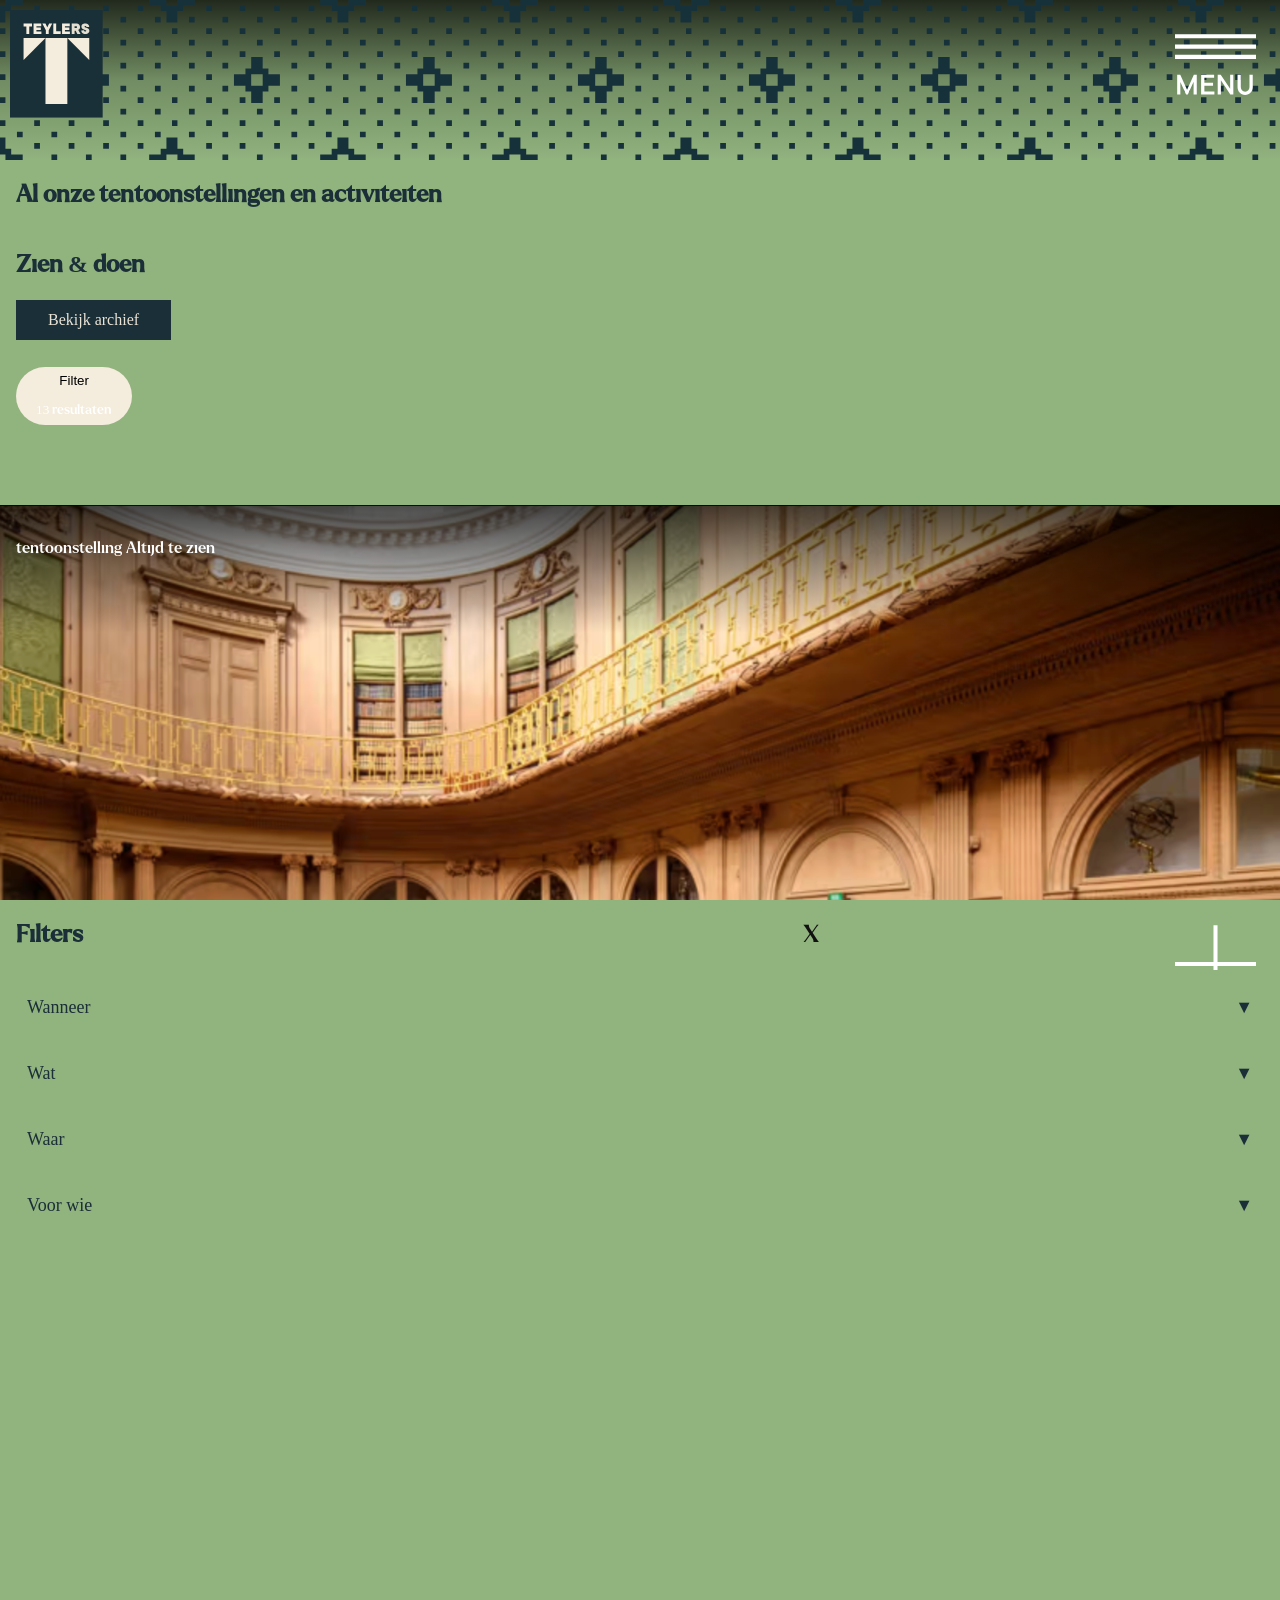
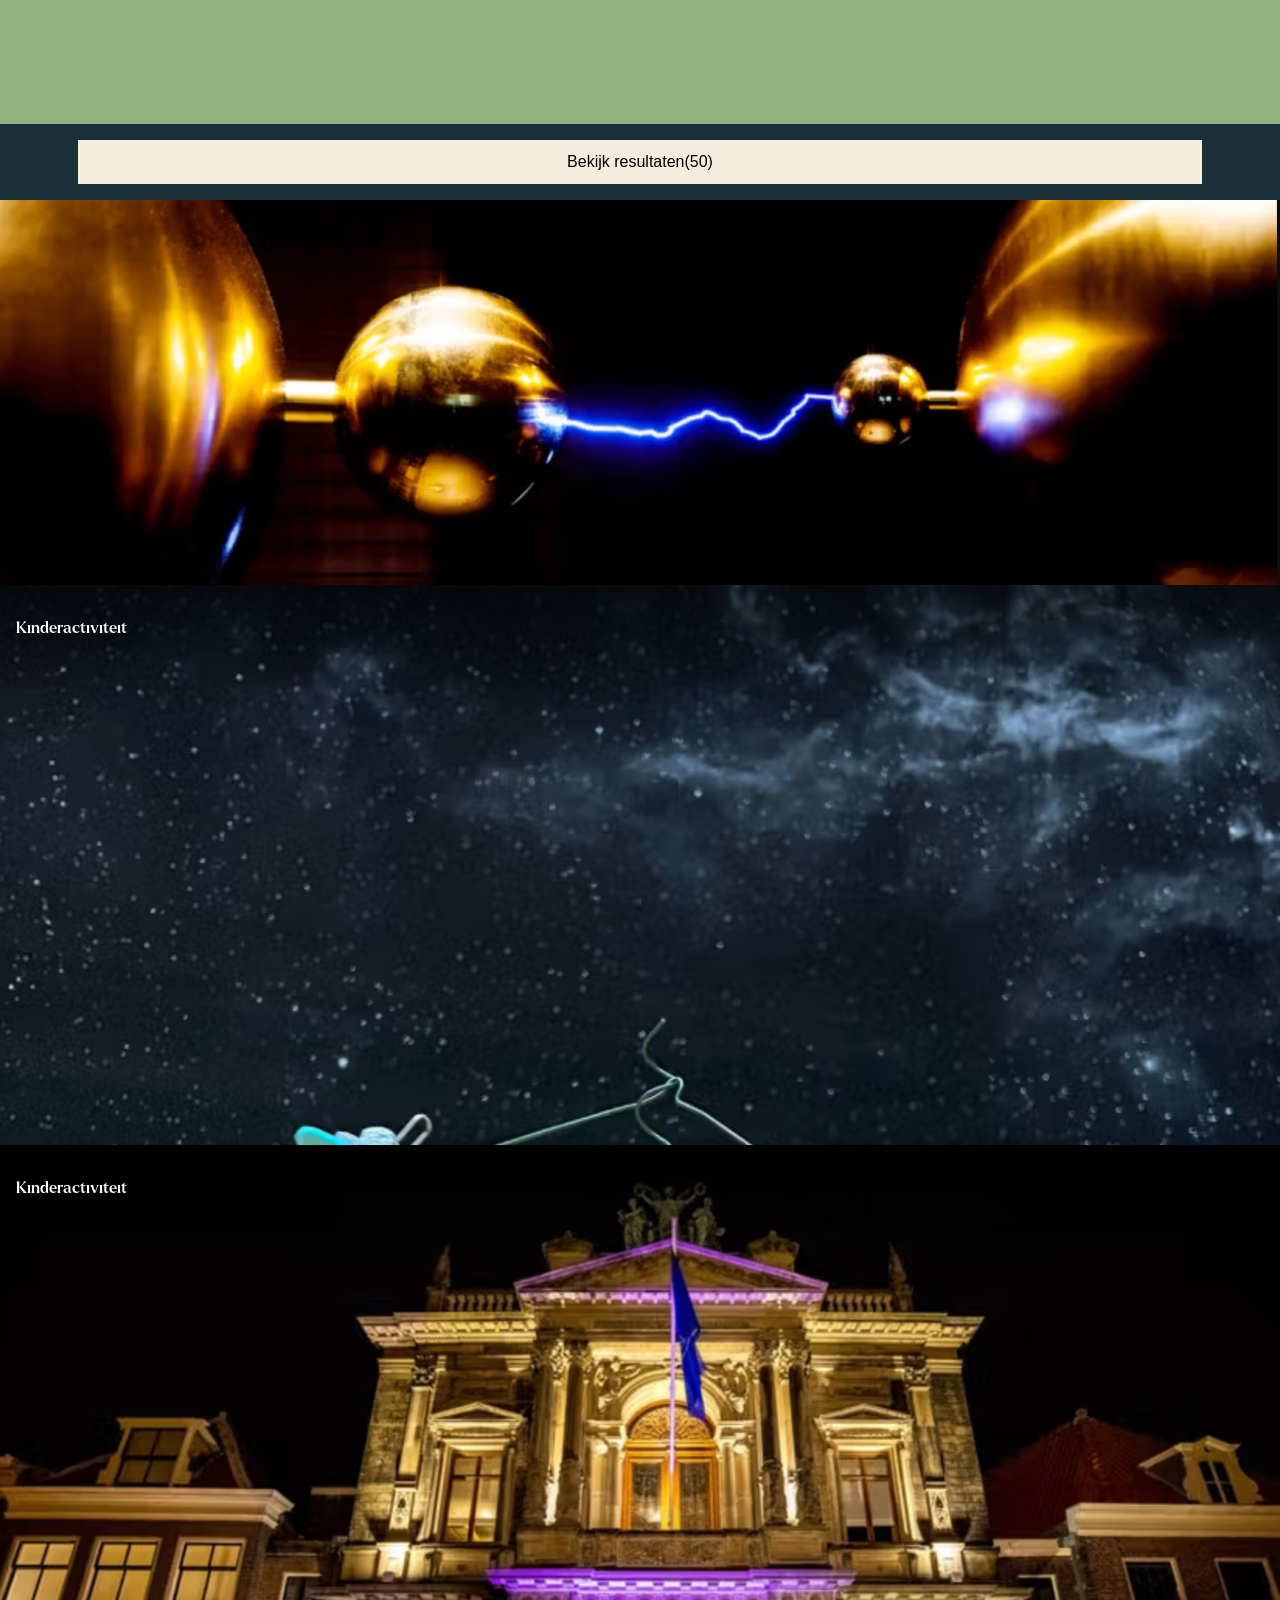
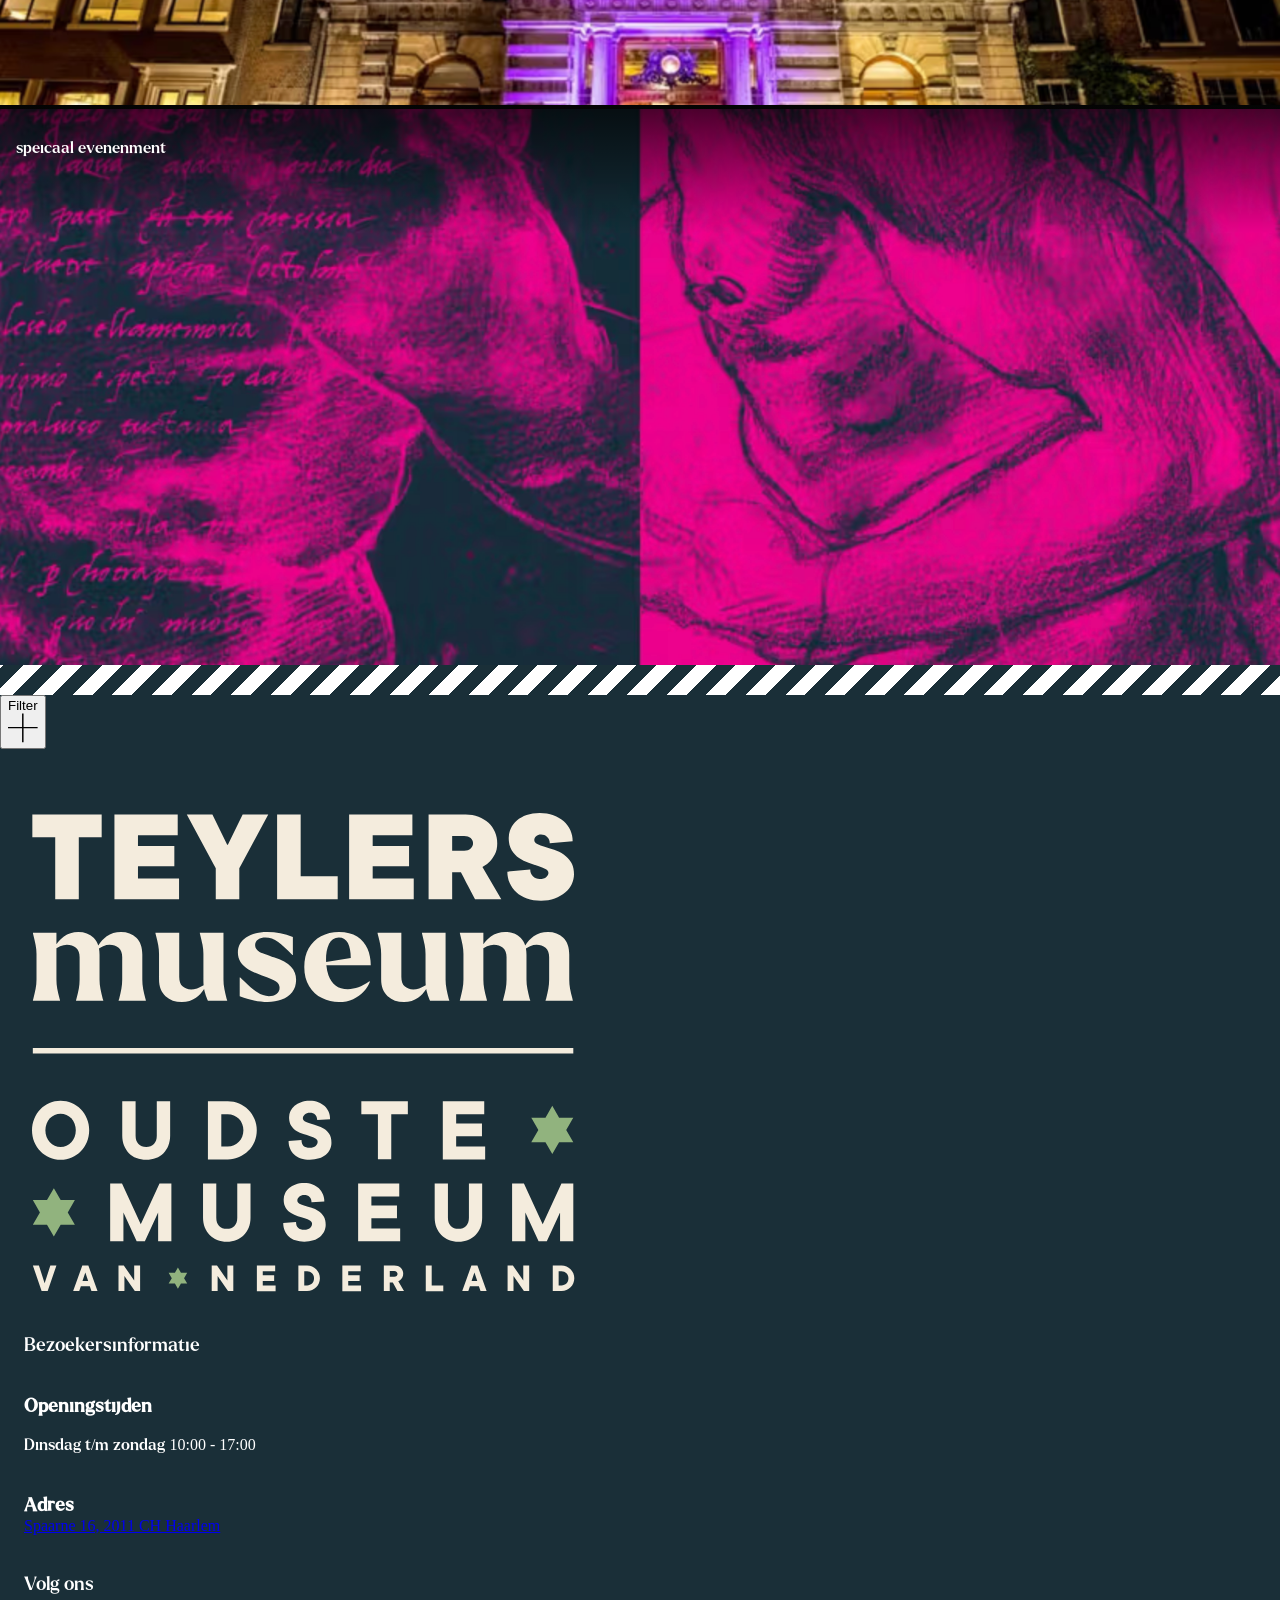
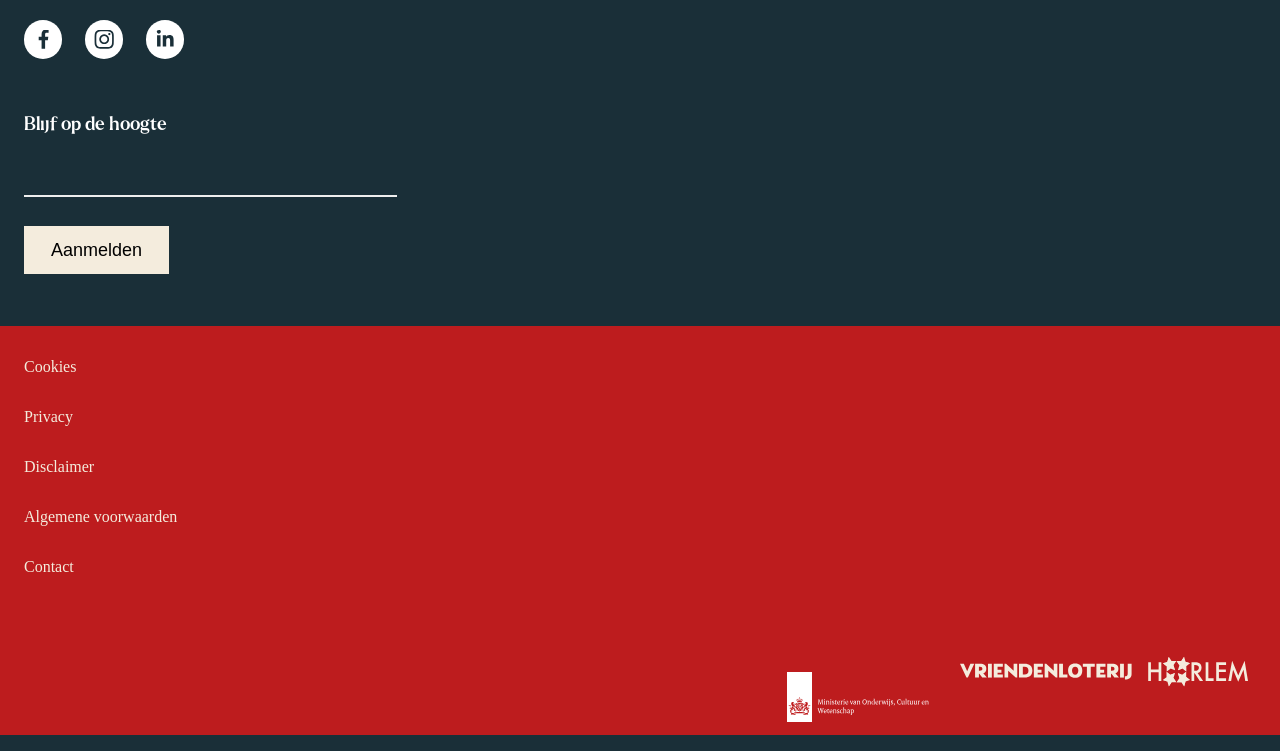
<file: index.html>
<!DOCTYPE html>
<html lang="nl">
	
<head>
	<meta charset="UTF-8">
	<meta name="author" content="jouw naam">
	<meta name="viewport" content="width=device-width, initial-scale=1">
	
	<title>Tentoonstellingen en activiteiten</title>

	<link href="styles/style.css" rel="stylesheet">
	<link href="styles/style-zoek-en-ondtdek.css" rel="stylesheet">
	<link rel="icon" type="image/svg+xml" href="images/favicon.svg">
</head>
<body>
	<header>
		<div>
			<section>
				<img src="images/logo-tylers.svg" alt="Het logo van het Teylersmuseam Haarlem">
				<svg xmlns="http://www.w3.org/2000/svg" fill="none" viewBox="0 0 32 32" class="aspect-square w-[var(--mp-icon-button--icon-size)] lg:w-[var(--mp-icon-button--icon-size--desktop)] scale-[var(--mp-icon-button--icon-scale--default)] group-hover:scale-[var(--mp-icon-button--icon-scale--hover)] group-disabled:scale-[var(--mp-icon-button--icon-scale--disabled)] transition-transform ease-out duration-short"><path fill="currentColor" d="M0 13.827v-1.638h32v1.638H0Zm0-4.095V8.095h32v1.637H0Zm0-4.094V4h32v1.638H0ZM4.764 25.967l2.682-5.963h1.158v7.861H7.346v-5.054l-2.282 5.054h-.69l-2.26-4.997v4.997H.858v-7.861h1.224l2.683 5.963ZM11.605 24.44v2.19h3.962v1.235h-5.253v-7.861h5.142v1.235h-3.851v2h3.428v1.2h-3.428ZM21.788 25.608v-5.604h1.257v7.861h-1.19l-3.73-5.604v5.604h-1.257v-7.861h1.19l3.73 5.604ZM27.709 28c-1.814 0-3.005-1.325-3.005-3.077v-4.92h1.29v4.92c0 1.078.646 1.83 1.715 1.83 1.068 0 1.714-.752 1.714-1.83v-4.92h1.291v4.92c0 1.752-1.191 3.077-3.005 3.077Z"></path></svg>
			</section>
		</div>
		<article>
			<h1>Zien & doen</h1>
			<h2>Al onze tentoonstellingen en activiteiten</h2>
			<a>Bekijk archief</a>
			<button class="filterButton2">Filter
			<p>13 resultaten</p>
		</article>
	</header>
	<main>
		<ul>
			<li>
				<article>
					<h2>Het oudste museaum van Nederland</h2>
					<h3>Altijd te zien</h3>
					<p>tentoonstelling Altijd te zien</p>
				</article>
				<a href="https://teylersmuseum.nl/nl/zien-en-doen/het-oudste-museum-van-nederland"><img src="images/het-oudste-musesum-van-nederland.png" alt="foto van het Teylersmuseam"></a>
			</li>
			<li>
				<article>
					<h2>De mannen van Michelangelo</h2>
					<h3>15.10.2025 - 25.01.2026</h3>
					<p>tentoonstelling Altijd te zien</p>
				</article>
				<a href="https://teylersmuseum.nl/nl/zien-en-doen/de-mannen-van-michelangelo"><img src="images/mannen-van-michelangelo.png" alt="tekening van Michelangelo"></a>
			</li>
			<li>
				<article>
					<h2>De Loretz formule</h2>
					<h3>Meedere data</h3>
					<p>Theater Vanaf 10 jaar</p>
				</article>
				<a href="https://teylersmuseum.nl/nl/zien-en-doen/de-lorentz-formule"><img src="images/de-loretz-formule.png" alt="Een foto van een expiriment waarin een schok van elektriciteit te zien is"></a>
			</li>
			<li>
				<article>
					<h2>Kunst en vliegwerk: rondsuizen in de ruimte</h2>
					<h3>Meerdere data</h3>
					<p>Kinderactiviteit</p>
				</article>
				<a href="https://teylersmuseum.nl/nl/zien-en-doen/kunst-en-vliegwerk-rondsuizen-in-de-ruimte"><img src="images/kunst-en-vliegwerk.png" alt= "een foto van een kunstwerk waarin een astronaut en UFO te zien zijn"></a>
			</li>
			<li>
				<article>
					<h2>Museaumnacht Kids Haarlem</h2>
					<h3>4.10.2025</h3>
					<p>Kinderactiviteit</p>
				</article>
				<a href="https://teylersmuseum.nl/nl/zien-en-doen/museumnacht-kids-haarlem"><img src="images/museaumnacht-kids.png" alt= "een foto van een het Teylersmuseam in de avond"></a>
			</li>
			<li>
				<article>
					<h2>Michelangelo's special guests</h2>
					<h3>Meerdere data</h3>
					<p>speicaal evenenment</p>
				</article>
				<a href="https://teylersmuseum.nl/nl/zien-en-doen/michelangelo-s-special-guests"><img src="images/special-guests.png" alt= "een abstracte tekening van mensen gekleurd in roze en donkerblauw"></a>
			</li>
		</ul>
		<div class="warning-tape"></div>
		</article>
			<button class="filterButton">Filter<svg xmlns="http://www.w3.org/2000/svg" fill="none" viewBox="0 0 32 32" class="transition-transform aspect-square w-[var(--mp-button--icon-size)] lg:w-[var(--mp-button--icon-size--desktop)] duration-short"><path fill="currentColor" d="M15.2 16.6v14.9h1.6V16.6H32V15H16.8V.5h-1.6V15H0v1.6h15.2Z"></path></svg></button>
		<section>

			<ul>
				<form action="">
					<div>
		<h2>Filters <svg xmlns="http://www.w3.org/2000/svg" fill="none" viewBox="0 0 32 32" class="transition-transform aspect-square w-[var(--mp-button--icon-size)] lg:w-[var(--mp-button--icon-size--desktop)] duration-short"><path fill="currentColor" d="M15.2 16.6v14.9h1.6V16.6H32V15H16.8V.5h-1.6V15H0v1.6h15.2Z"></path></svg></h2>
		<button type="button" aria-label="sluit filters">X</button>
		<section>
	</div>	
	
	<div>
	

		<details>
			<summary>Wanneer</summary>
			<label>
				<input type="checkbox"> Maandag
			</label>
			<label>
				<input type="checkbox"> Dinsdag
			</label>
			<label>
				<input type="checkbox"> Woensdag
			</label>
			<label>
				<input type="checkbox"> Donderdag
			</label>
			<label>
				<input type="checkbox"> Vrijdag
			</label>
			<label>
				<input type="checkbox"> Zaterdag
			</label>
			<label>
				<input type="checkbox"> Zondag
			</label>
		</details>

		<details>
			<summary>Wat</summary>
			<label>
				<input type="checkbox"> Rondleiding
			</label>
			<label>
				<input type="checkbox"> Kinderactiviteit
			</label>
			<label>
				<input type="checkbox"> Theater
			</label>
			<label>
				<input type="checkbox"> Speciaal evenenment
			</label>
			<label>
				<input type="checkbox"> Tentoonstelling
			</label>
		</details>
		
		<details>
			<summary>Waar</summary>
			<label>
				<input type="checkbox"> Teylersmuseam
			</label>
		</details>
		
		<details>
			<summary>Voor wie</summary>
			<label>
				<input type="checkbox"> Famillie's
			</label>
			<label>
				<input type="checkbox"> Volwassenen
			</label>
		</details>
		
	
		
		
	</div>
	
	<div>
		<button type="button">Bekijk resultaten(50)</button>
	</div>	
</form>
			</ul>
		</section>
	</main>
	<footer>
		<img src="images/logo-footer.svg" alt="alternatief logo van het teylersmuseam">
		<article>
			<h3>Bezoekersinformatie</h2>
			<h3>Openingstijden</h3>
			<p>Dinsdag t/m zondag 10:00 - 17:00</p>
			<h3>Adres</h3>
			<a href="https://www.google.com/maps/dir//Spaarne+16,+2011+CH+Haarlem/@52.3803225,4.5579446,12z/data=!4m8!4m7!1m0!1m5!1m1!1s0x47c5ef691268e66d:0xfa51f5aae7c4d62d!2m2!1d4.6403448!2d52.3803511?entry=ttu">Spaarne 16, 2011 CH Haarlem</a>
			<h3>Volg ons</h3>
			<nav>
				<svg xmlns="http://www.w3.org/2000/svg" fill="none" viewBox="0 0 32 32" class="aspect-square w-[var(--mp-icon-button--icon-size)] lg:w-[var(--mp-icon-button--icon-size--desktop)] scale-[var(--mp-icon-button--icon-scale--default)] group-hover:scale-[var(--mp-icon-button--icon-scale--hover)] group-disabled:scale-[var(--mp-icon-button--icon-scale--disabled)] transition-transform ease-out duration-short"><path fill="currentColor" d="M13.313 32V17.688H8.5V12h4.813V7.5c0-2.375.666-4.219 2-5.531C16.645.656 18.416 0 20.625 0c1.792 0 3.25.084 4.375.25v5.063h-3c-1.125 0-1.896.25-2.313.75-.333.416-.5 1.083-.5 2V12H24.5l-.75 5.688h-4.563V32h-5.875Z"></path></svg>
				<svg xmlns="http://www.w3.org/2000/svg" fill="none" viewBox="0 0 32 32" class="aspect-square w-[var(--mp-icon-button--icon-size)] lg:w-[var(--mp-icon-button--icon-size--desktop)] scale-[var(--mp-icon-button--icon-scale--default)] group-hover:scale-[var(--mp-icon-button--icon-scale--hover)] group-disabled:scale-[var(--mp-icon-button--icon-scale--disabled)] transition-transform ease-out duration-short"><path fill="currentColor" d="M16 7.786c1.476 0 2.845.369 4.107 1.107a8.238 8.238 0 0 1 3 3A7.993 7.993 0 0 1 24.214 16a7.993 7.993 0 0 1-1.107 4.107 8.24 8.24 0 0 1-3 3A7.994 7.994 0 0 1 16 24.214a7.994 7.994 0 0 1-4.107-1.107 8.24 8.24 0 0 1-3-3A7.993 7.993 0 0 1 7.786 16c0-1.476.369-2.845 1.107-4.107a8.238 8.238 0 0 1 3-3A7.994 7.994 0 0 1 16 7.786Zm0 13.571c1.476 0 2.738-.524 3.786-1.571 1.047-1.048 1.571-2.31 1.571-3.786s-.524-2.738-1.571-3.786c-1.048-1.047-2.31-1.571-3.786-1.571s-2.738.524-3.786 1.571c-1.047 1.048-1.571 2.31-1.571 3.786s.524 2.738 1.571 3.786c1.048 1.047 2.31 1.571 3.786 1.571ZM26.5 7.428c-.048.524-.25.977-.607 1.358a1.74 1.74 0 0 1-1.322.571c-.524 0-.976-.19-1.357-.571a1.854 1.854 0 0 1-.571-1.358c0-.523.19-.976.571-1.357.381-.38.834-.571 1.357-.571.524 0 .976.19 1.357.571.381.381.572.834.572 1.357Zm5.428 1.93C31.976 10.69 32 12.904 32 16s-.036 5.321-.107 6.678c-.072 1.358-.274 2.536-.608 3.536a8.325 8.325 0 0 1-1.964 3.107 8.325 8.325 0 0 1-3.107 1.965c-1 .333-2.178.535-3.536.607-1.357.071-3.583.107-6.678.107-3.095 0-5.322-.036-6.679-.107-1.357-.072-2.535-.298-3.535-.679a7.614 7.614 0 0 1-3.107-1.893 8.324 8.324 0 0 1-1.965-3.107c-.333-1-.535-2.178-.607-3.536C.036 21.321 0 19.095 0 16c0-3.095.036-5.322.107-6.679.072-1.357.274-2.535.607-3.535A8.324 8.324 0 0 1 2.68 2.679 8.326 8.326 0 0 1 5.786.714C6.786.381 7.964.18 9.32.107 10.678.036 12.905 0 16 0s5.321.036 6.678.107c1.358.072 2.536.274 3.536.607a8.326 8.326 0 0 1 3.107 1.965 8.325 8.325 0 0 1 1.964 3.107c.334 1 .548 2.19.643 3.571ZM28.5 25.427c.285-.809.476-2.095.571-3.857.048-1.047.072-2.523.072-4.428v-2.286c0-1.952-.024-3.428-.072-4.428-.095-1.81-.286-3.096-.571-3.858-.572-1.476-1.595-2.5-3.072-3.071-.761-.286-2.047-.476-3.857-.571-1.047-.048-2.523-.072-4.428-.072h-2.286c-1.905 0-3.38.024-4.428.072-1.762.095-3.048.285-3.858.571-1.476.571-2.5 1.595-3.071 3.071-.286.762-.476 2.048-.571 3.857-.048 1.048-.072 2.524-.072 4.43v2.285c0 1.905.024 3.38.072 4.428.095 1.762.285 3.048.57 3.857.62 1.477 1.644 2.5 3.072 3.072.81.286 2.096.476 3.857.571 1.048.048 2.524.072 4.429.072h2.286c1.952 0 3.428-.024 4.428-.072 1.81-.095 3.096-.285 3.857-.571 1.477-.62 2.5-1.643 3.072-3.072Z"></path></svg>
				<svg xmlns="http://www.w3.org/2000/svg" fill="none" viewBox="0 0 32 32" class="aspect-square w-[var(--mp-icon-button--icon-size)] lg:w-[var(--mp-icon-button--icon-size--desktop)] scale-[var(--mp-icon-button--icon-scale--default)] group-hover:scale-[var(--mp-icon-button--icon-scale--hover)] group-disabled:scale-[var(--mp-icon-button--icon-scale--disabled)] transition-transform ease-out duration-short"><path fill="currentColor" d="M8.25 28H2.437V9.313H8.25V28ZM5.375 6.75c-.917 0-1.708-.333-2.375-1S2 4.292 2 3.375 2.333 1.667 3 1s1.458-1 2.375-1S7.083.333 7.75 1s1 1.458 1 2.375-.333 1.708-1 2.375-1.458 1-2.375 1ZM30 28h-5.813v-9.125c0-1.5-.125-2.583-.375-3.25-.458-1.125-1.354-1.687-2.687-1.687-1.333 0-2.27.5-2.813 1.5-.416.75-.625 1.854-.625 3.312V28h-5.75V9.313H17.5v2.562h.063c.416-.833 1.083-1.52 2-2.062 1-.667 2.166-1 3.5-1 2.708 0 4.604.854 5.687 2.562.833 1.375 1.25 3.5 1.25 6.375V28Z"></path></svg>
			</nav>
			<ul>
				<li><h3>Blijf op de hoogte</h3></li>
				<li><input type="text"></li>
				<li><button>Aanmelden</button></li>
			</ul>
		</article>
		<section>
		<nav>
			<a>Cookies</a>
			<a>Privacy</a>
			<a>Disclaimer</a>
			<a>Algemene voorwaarden</a>
			<a>Contact</a>
		</nav>
		<ul>
			<img src="images/haarlem.svg" alt="Ministerie van onderwijs logo">
			<img src="images/vriendenloterij.svg" alt="vriendenloterij logo">
			<img src="images/haarlem-twee.svg" alt="Gemeente Haarlem logo">
		</ul>
		</section>
	</footer>
	<script defer src="scripts/script.js"></script>
</body>
	
</html>
</file>
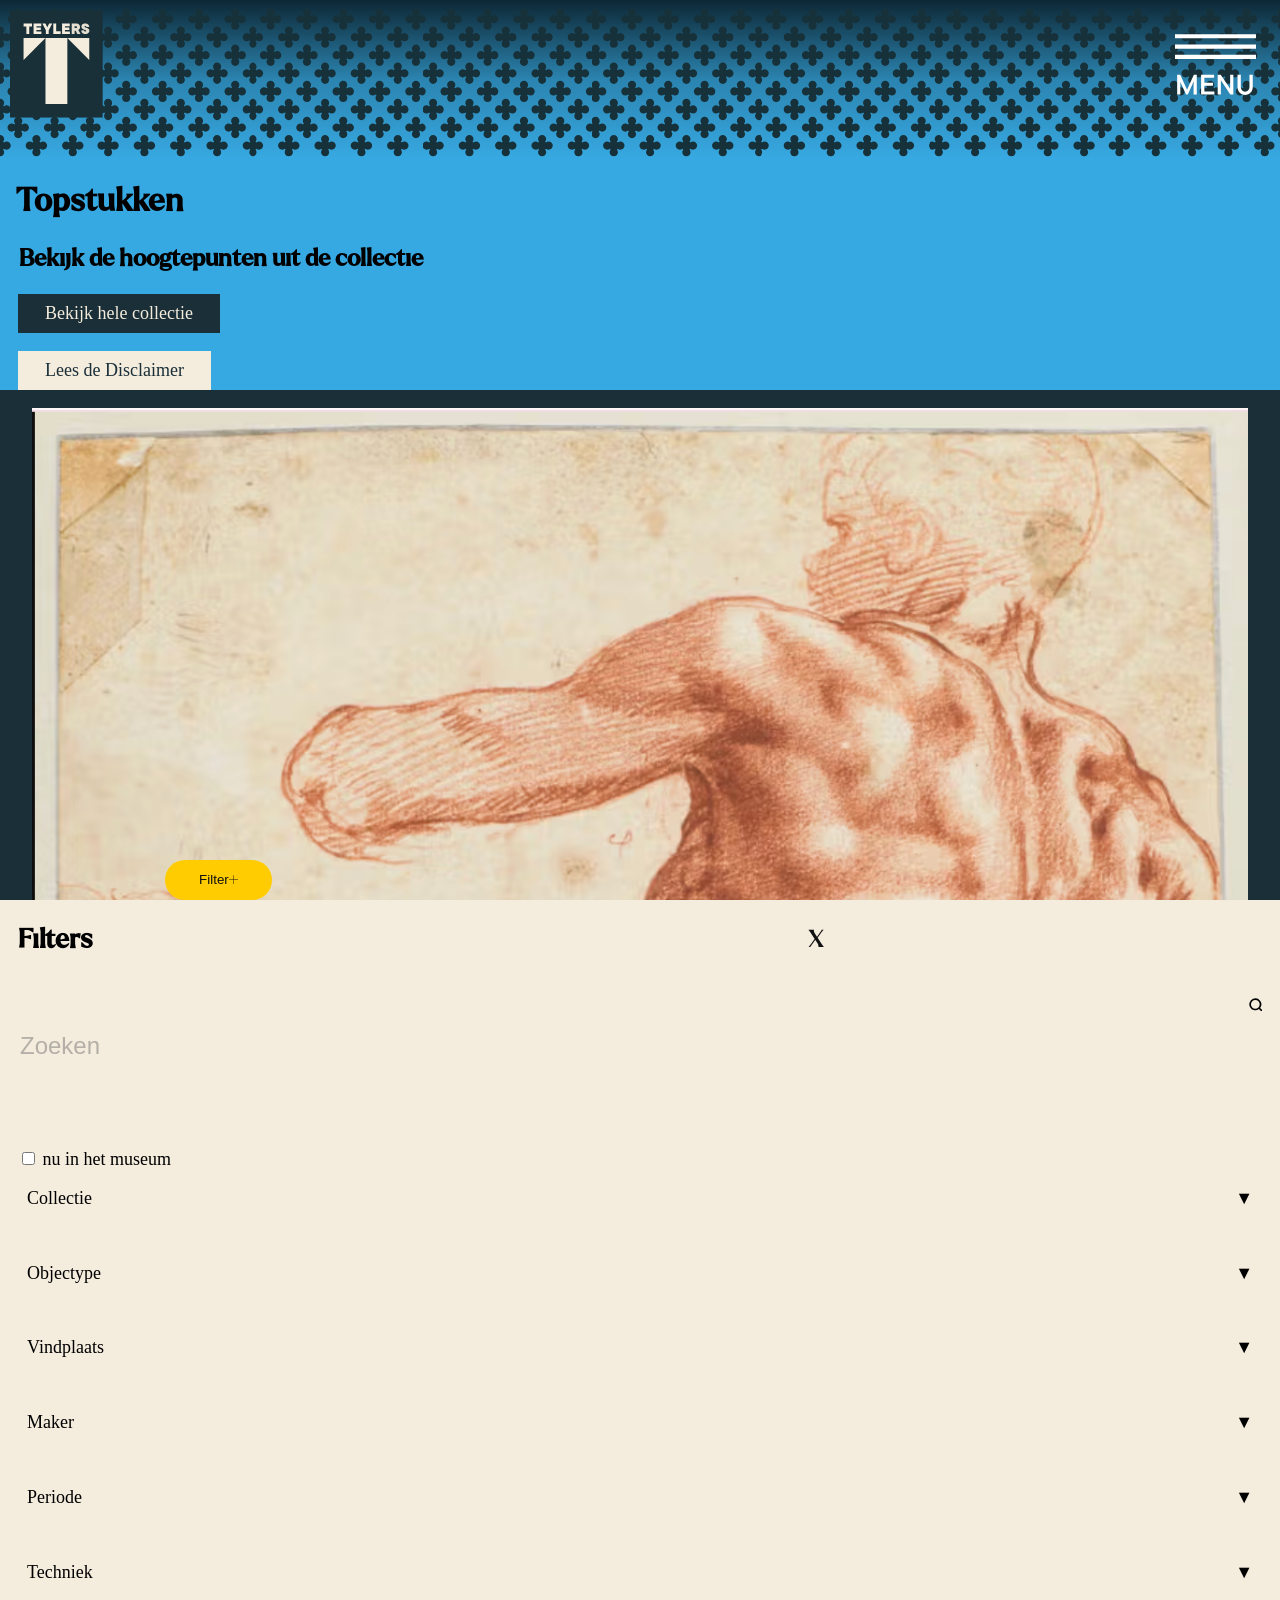
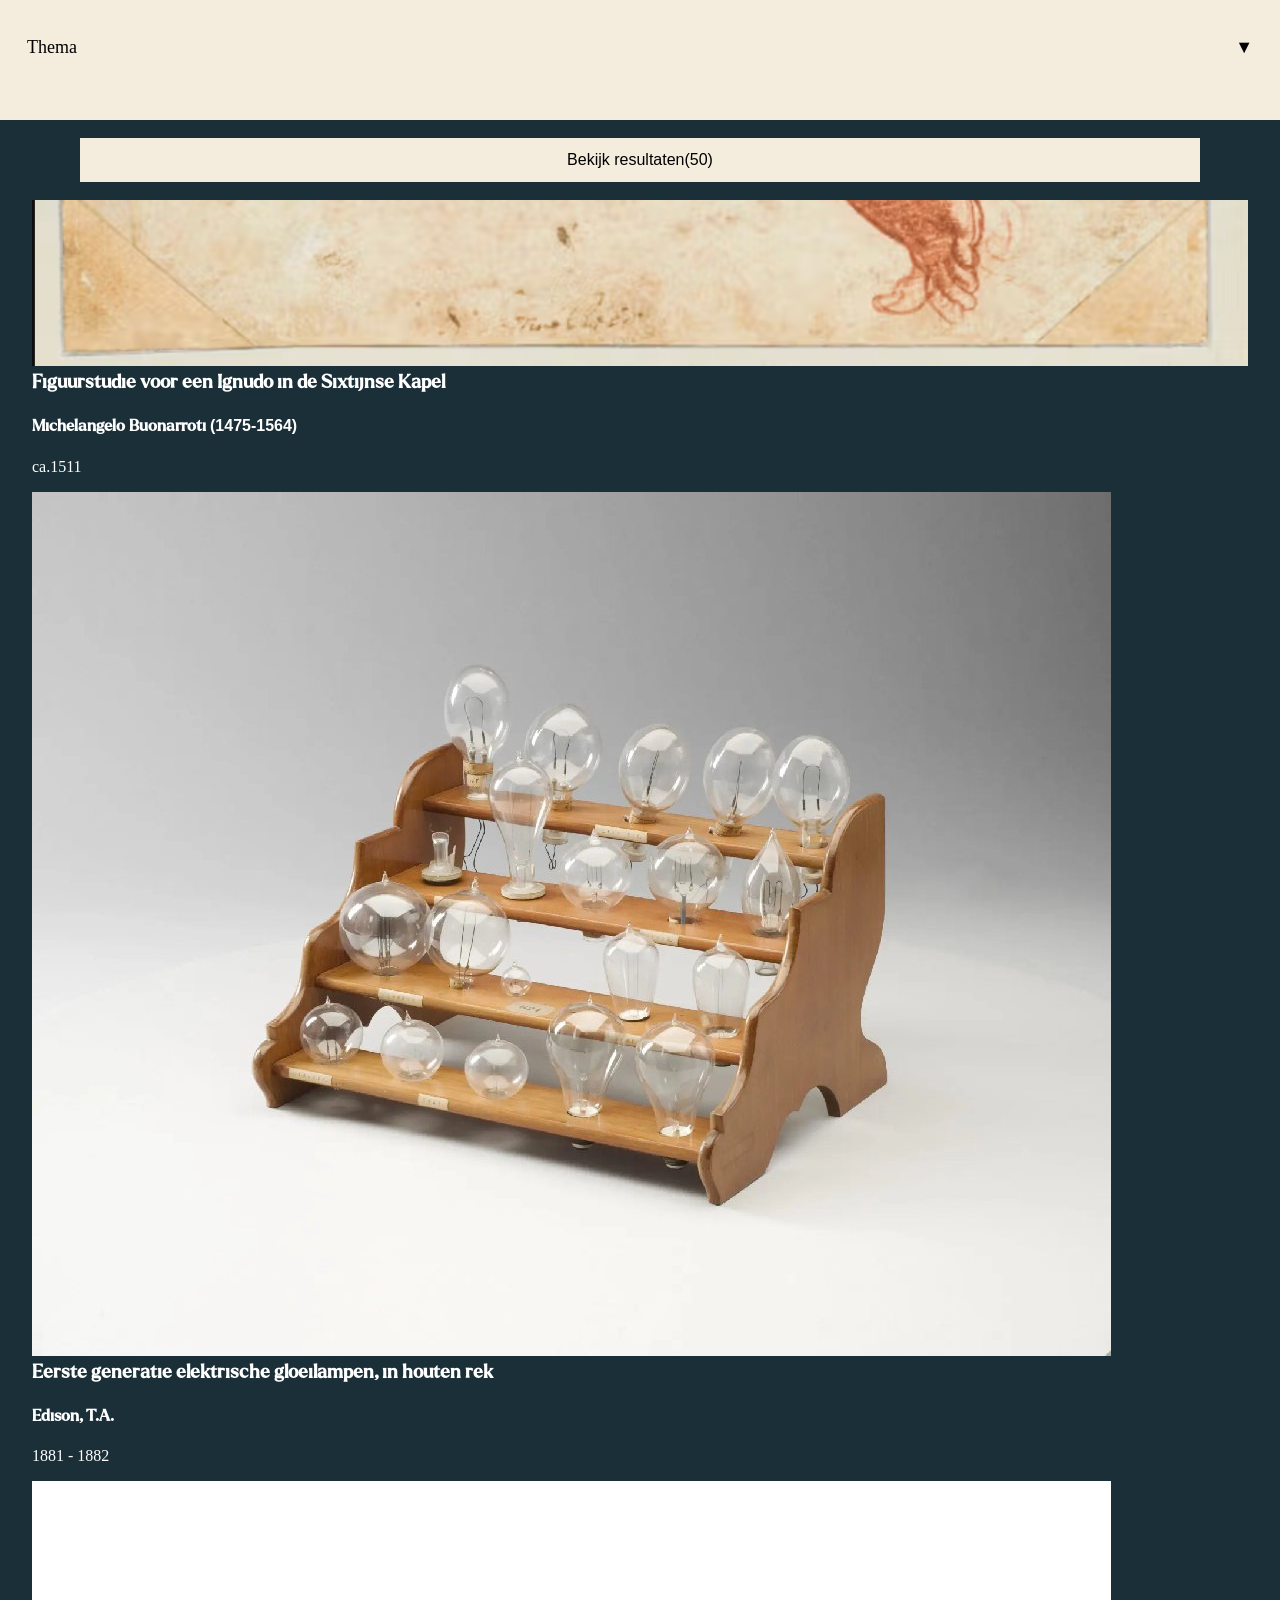
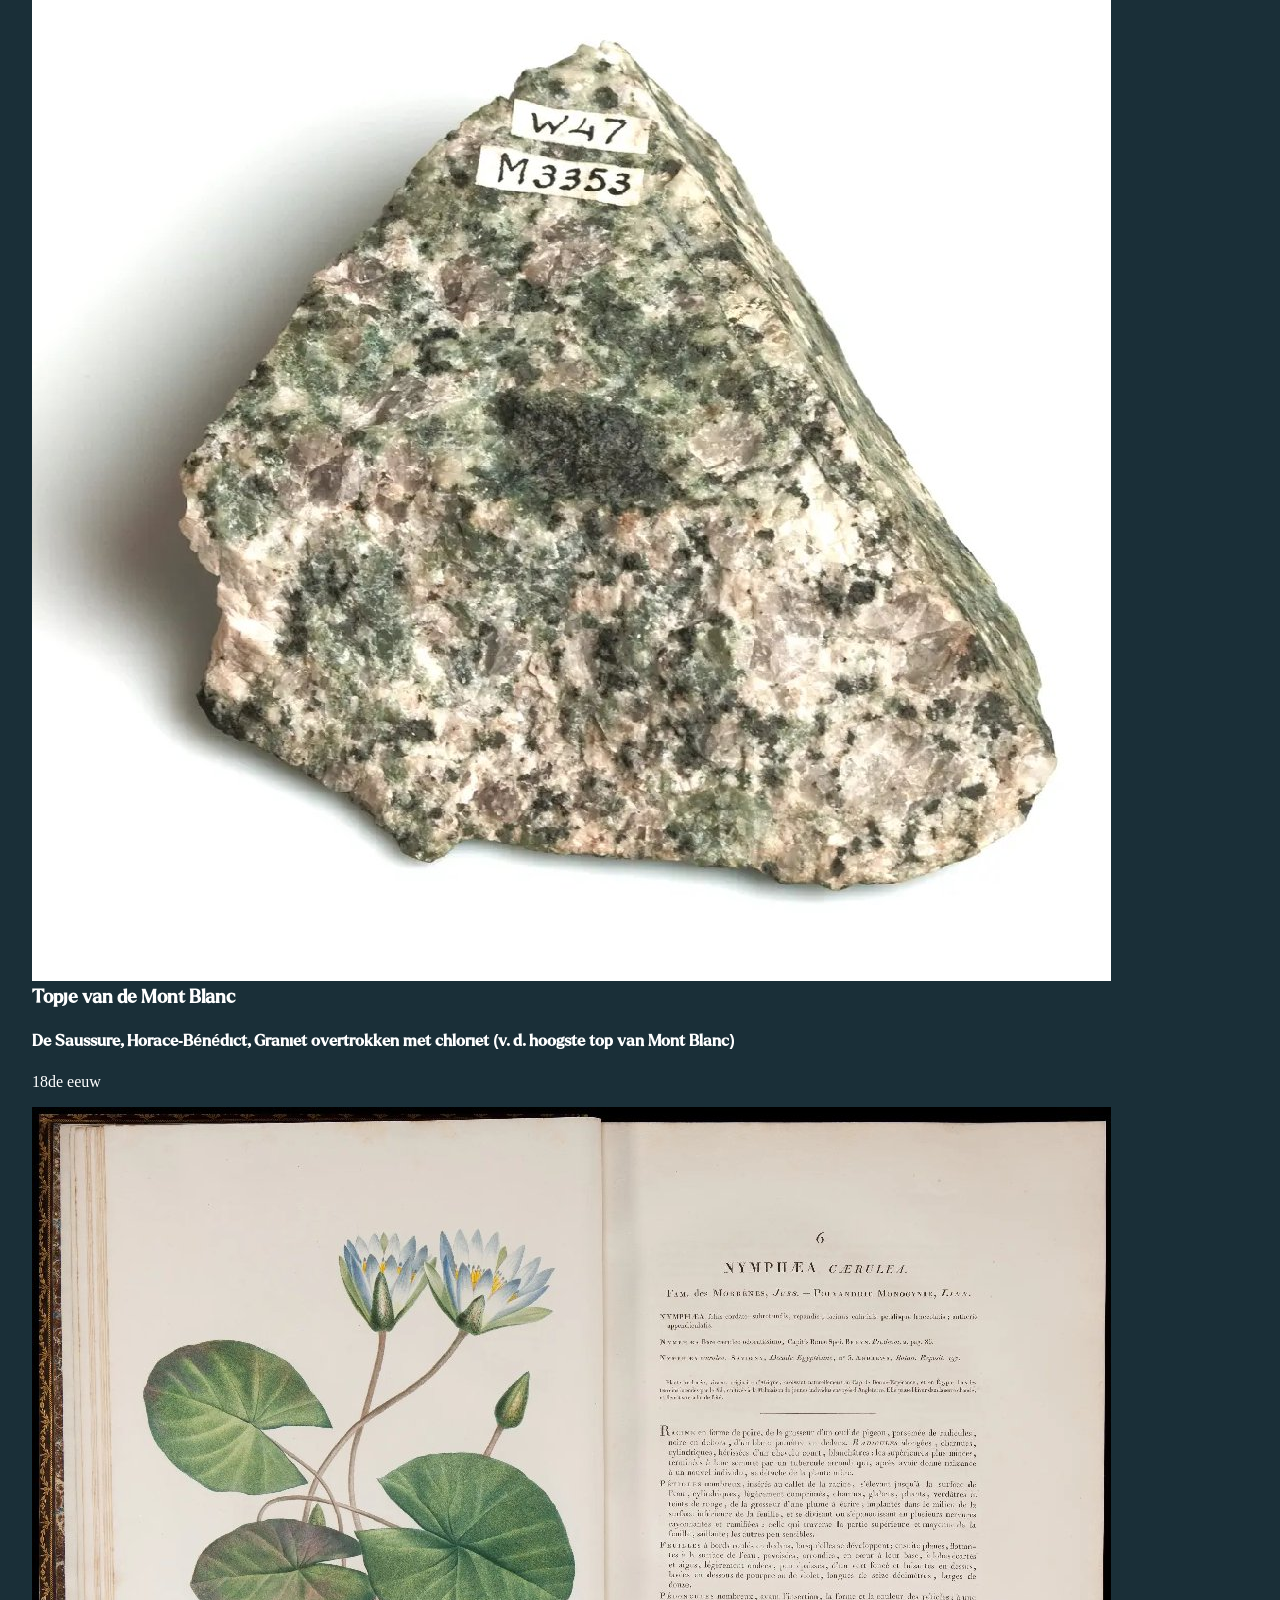
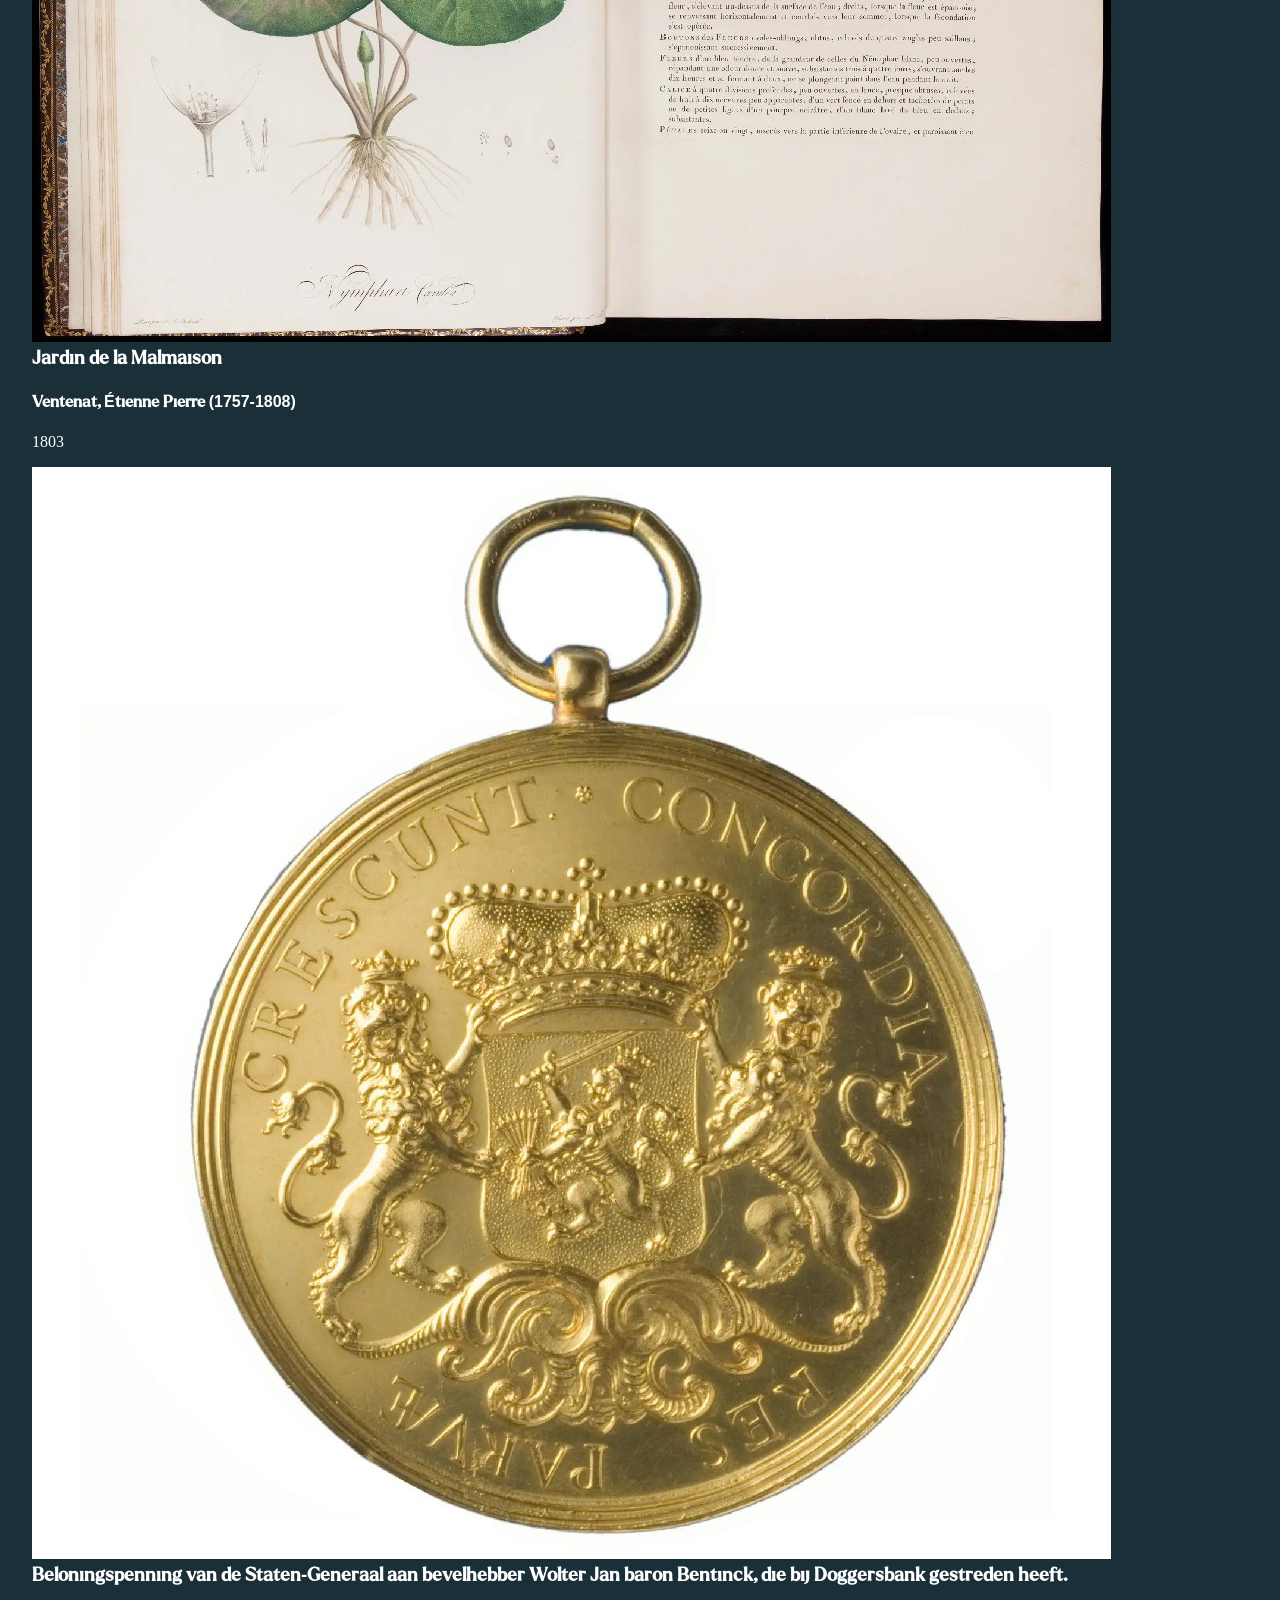
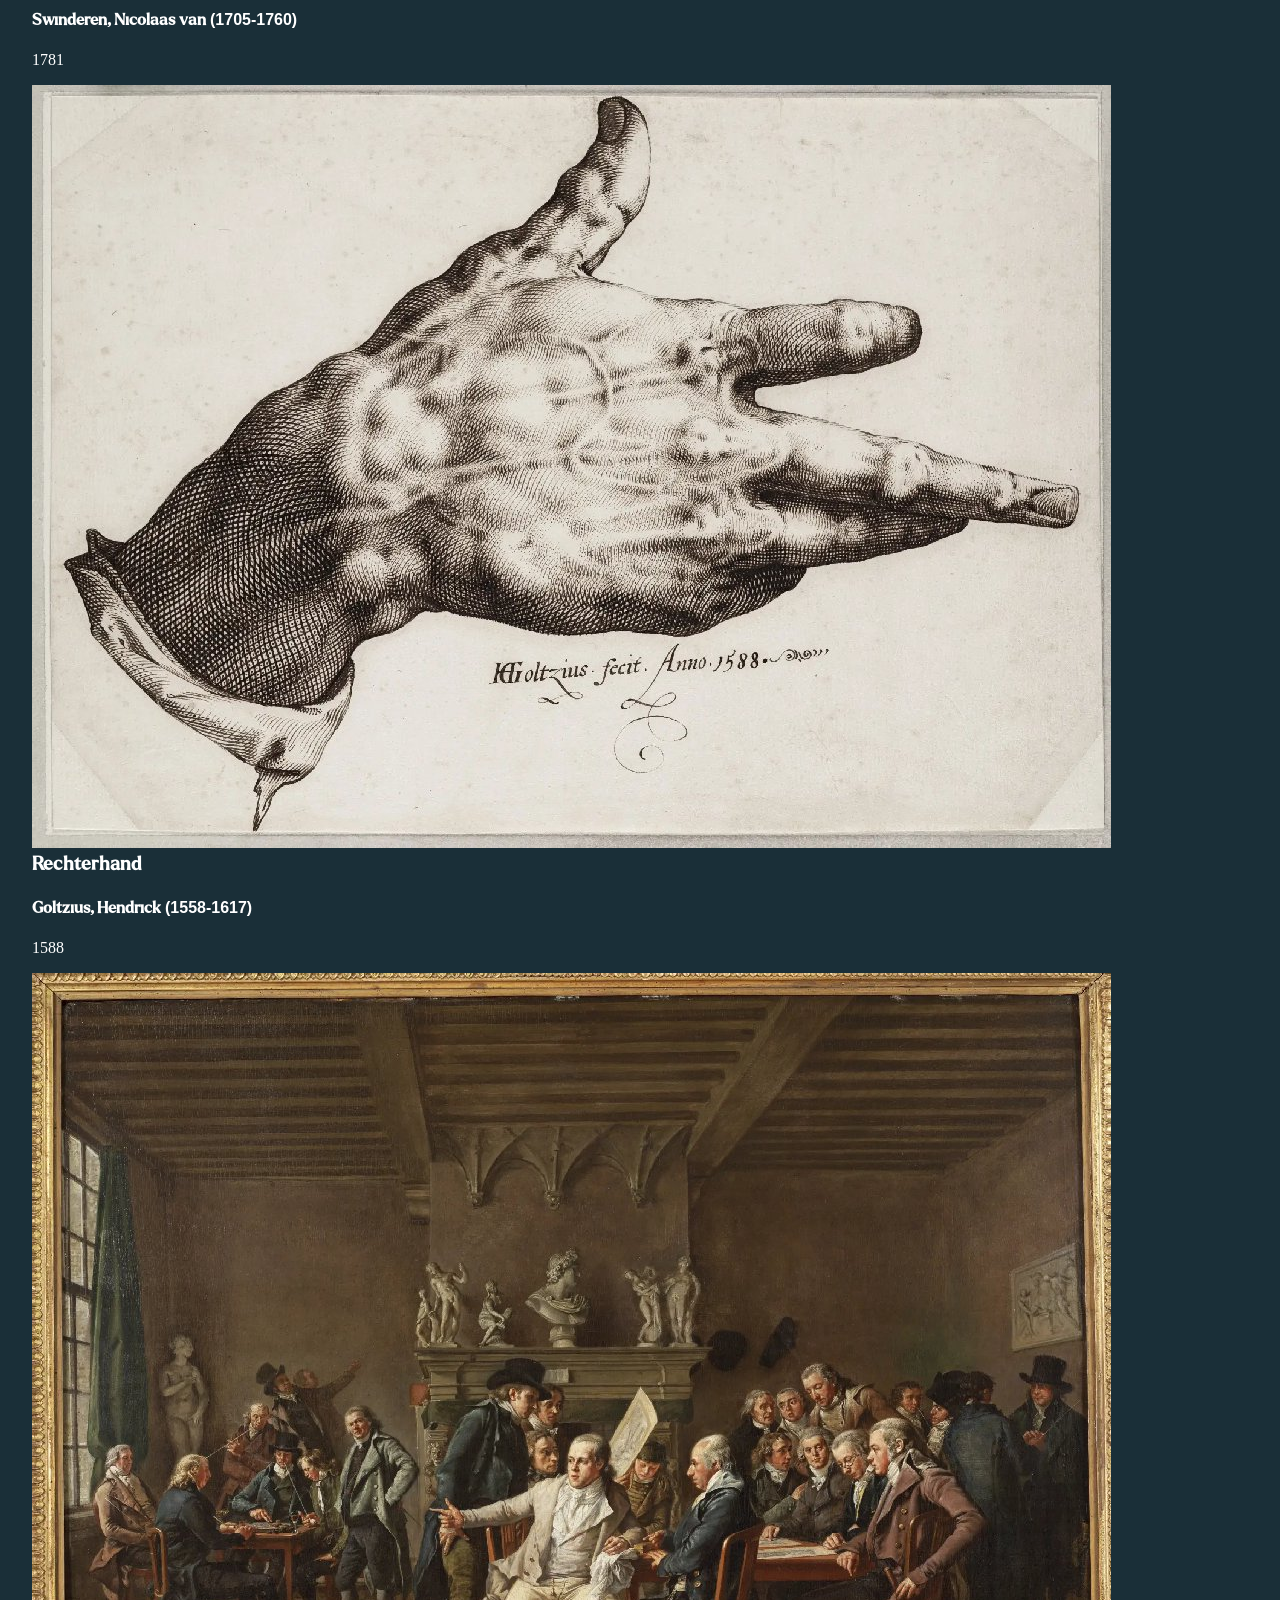
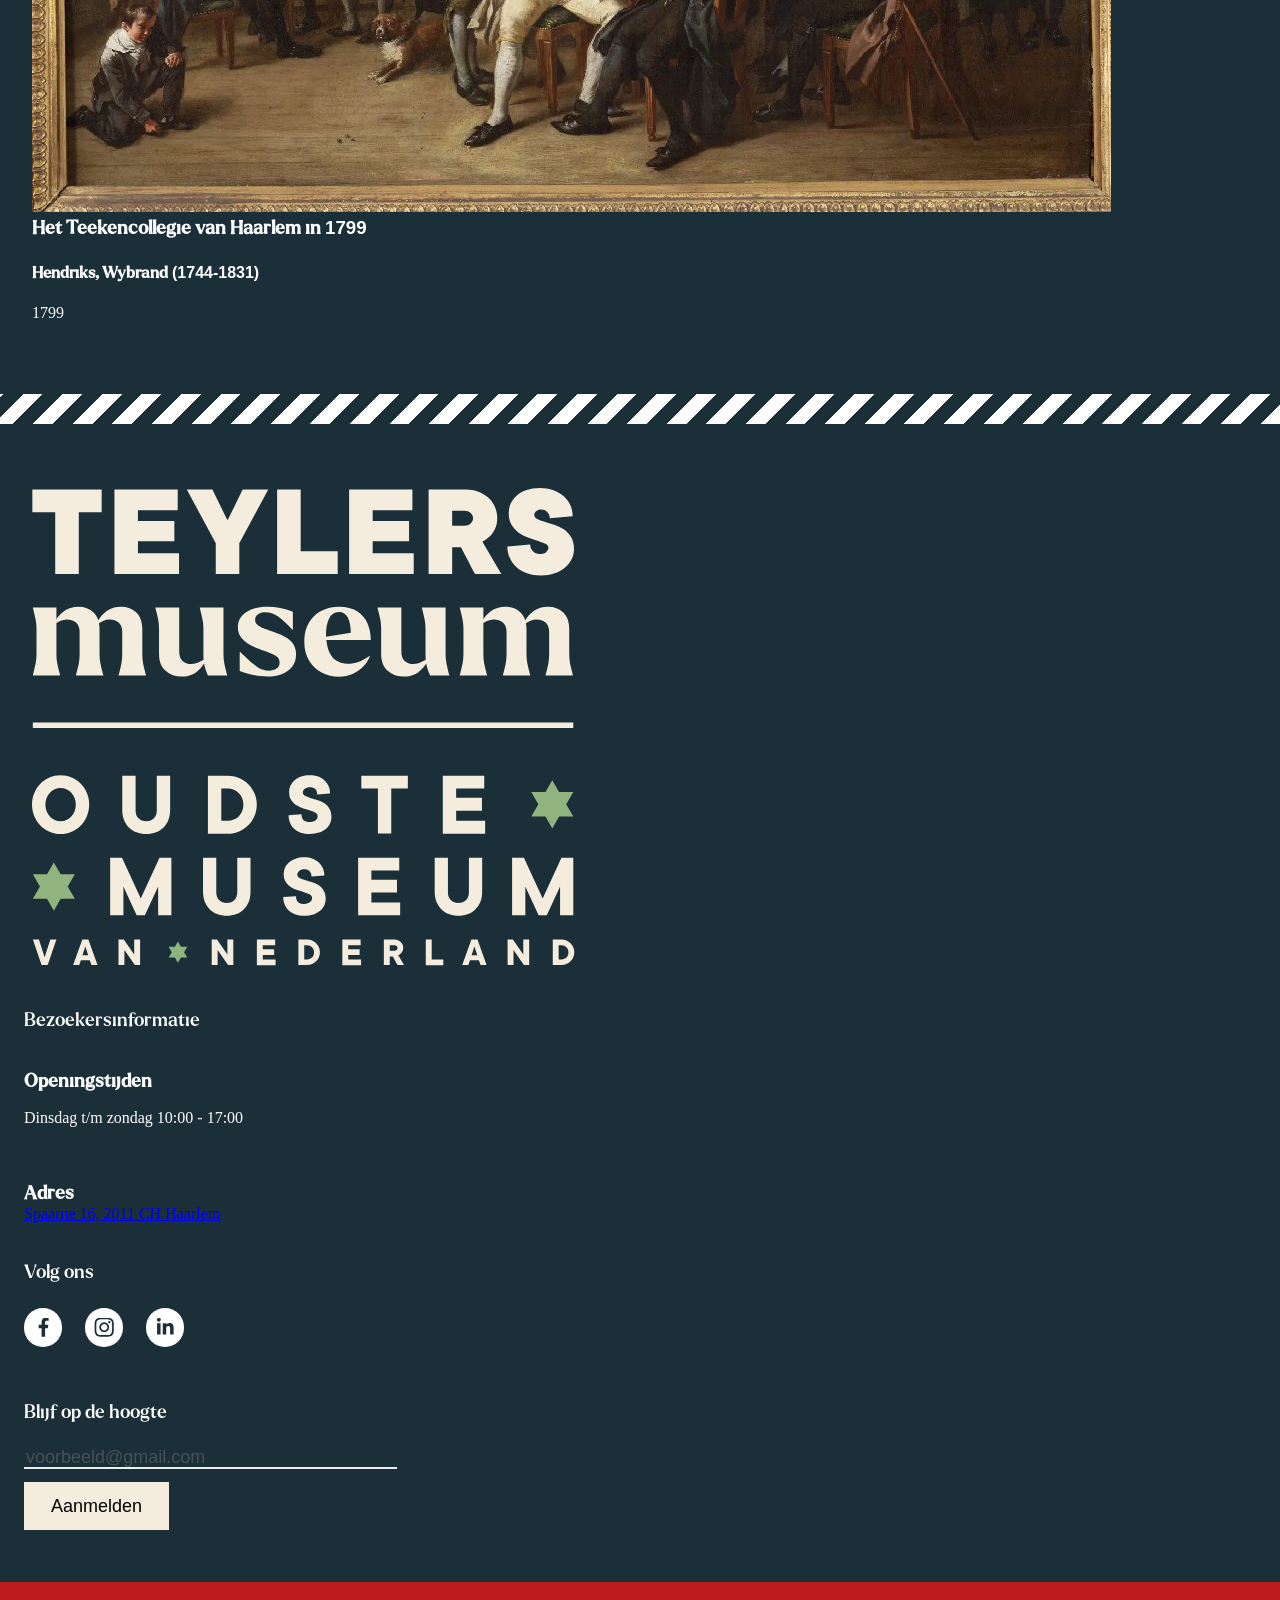
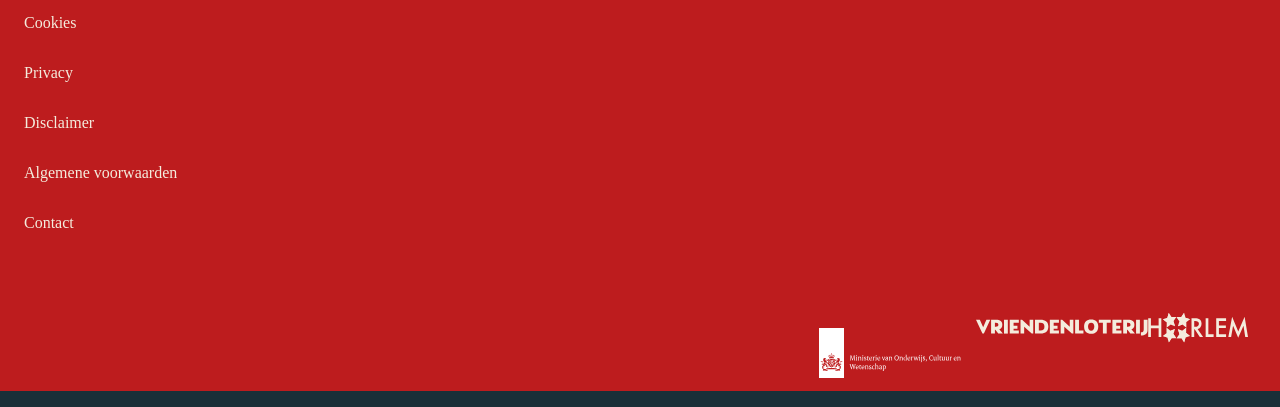
<file: topstukken.html>
<!DOCTYPE html>
<html lang="nl">
	
<head>
	<meta charset="UTF-8">
	<meta name="author" content="jouw naam">
	<meta name="viewport" content="width=device-width, initial-scale=1">
	
	<title>Topstukken</title>

	<link href="styles/style.css" rel="stylesheet">
	<link href="styles/style-topstukken.css" rel="stylesheet">
	<link rel="icon" type="image/svg+xml" href="images/favicon.svg">
</head>
	<header>
		<div>
			<section>
				<img src="images/logo-tylers.svg" alt="Het logo van het Teylersmuseam Haarlem">
				<svg xmlns="http://www.w3.org/2000/svg" fill="none" viewBox="0 0 32 32" class="aspect-square w-[var(--mp-icon-button--icon-size)] lg:w-[var(--mp-icon-button--icon-size--desktop)] scale-[var(--mp-icon-button--icon-scale--default)] group-hover:scale-[var(--mp-icon-button--icon-scale--hover)] group-disabled:scale-[var(--mp-icon-button--icon-scale--disabled)] transition-transform ease-out duration-short"><path fill="currentColor" d="M0 13.827v-1.638h32v1.638H0Zm0-4.095V8.095h32v1.637H0Zm0-4.094V4h32v1.638H0ZM4.764 25.967l2.682-5.963h1.158v7.861H7.346v-5.054l-2.282 5.054h-.69l-2.26-4.997v4.997H.858v-7.861h1.224l2.683 5.963ZM11.605 24.44v2.19h3.962v1.235h-5.253v-7.861h5.142v1.235h-3.851v2h3.428v1.2h-3.428ZM21.788 25.608v-5.604h1.257v7.861h-1.19l-3.73-5.604v5.604h-1.257v-7.861h1.19l3.73 5.604ZM27.709 28c-1.814 0-3.005-1.325-3.005-3.077v-4.92h1.29v4.92c0 1.078.646 1.83 1.715 1.83 1.068 0 1.714-.752 1.714-1.83v-4.92h1.291v4.92c0 1.752-1.191 3.077-3.005 3.077Z"></path></svg>
			</section>
		</div>
		<h1>Topstukken</h1>
		<h2>Bekijk de hoogtepunten uit de collectie</h2>
		<a>Bekijk hele collectie</a>
		<a>Lees de Disclaimer</a>
		<div id="witruimte"></div>
	</header>
	<main>
		<article>
			<img src="images/mannen-van-michelangelo.png">
			<h3>Figuurstudie voor een Ignudo in de Sixtijnse Kapel</h3>
			<h4>Michelangelo Buonarroti (1475-1564)</h4>
			<p>ca.1511</p>
		</article>
		<article>
			<img src="images-topstukken/lightbulbs.jpg">
			<h3>Eerste generatie elektrische gloeilampen, in houten rek</h3>
			<h4>Edison, T.A.</h4>
			<p>1881 - 1882</p>
		</article>
		<article>
			<img src="images-topstukken/steen.jpg">
			<h3>Topje van de Mont Blanc</h3>
			<h4>De Saussure, Horace-Bénédict, Graniet overtrokken met chloriet (v. d. hoogste top van Mont Blanc)</h4>
			<p>18de eeuw</p>
		</article>
		<article>
			<img src="images-topstukken/boek.jpg">
			<h3>Jardin de la Malmaison</h3>
			<h4>Ventenat, Étienne Pierre (1757-1808)</h4>
			<p>1803</p>
		</article>
		<article>
			<img src="images-topstukken/medaille.jpg">
			<h3>Beloningspenning van de Staten-Generaal aan bevelhebber Wolter Jan baron Bentinck, die bij Doggersbank gestreden heeft.</h3>
			<h4>Swinderen, Nicolaas van (1705-1760)</h4>
			<p>1781</p>
		</article>
		<article>
			<img src="images-topstukken/hand.jpg">
			<h3>Rechterhand</h3>
			<h4>Goltzius, Hendrick (1558-1617)</h4>
			<p>1588</p>
		</article>
		<article>
			<img src="images-topstukken/schilderij.jpg">
			<h3>Het Teekencollegie van Haarlem in 1799</h3>
			<h4>Hendriks, Wybrand (1744-1831)</h4>
			<p>1799</p>
		</article>
			<button class="filterButton">Filter<svg xmlns="http://www.w3.org/2000/svg" fill="none" viewBox="0 0 32 32" class="transition-transform aspect-square w-[var(--mp-button--icon-size)] lg:w-[var(--mp-button--icon-size--desktop)] duration-short"><path fill="currentColor" d="M15.2 16.6v14.9h1.6V16.6H32V15H16.8V.5h-1.6V15H0v1.6h15.2Z"></path></svg></button>
		<section>

			<ul>
				<form action="">
					<div>
		<h2>Filters</h2>
		<button type="button" aria-label="sluit filters">X</button>
		<section>
	</div>	
	
	<div>
		<search>
			<label>
				<input placeholder="Zoeken" type="search" class="tweede-input">
			</label>
			<svg xmlns="http://www.w3.org/2000/svg" fill="none" viewBox="0 0 32 32" class="aspect-square w-[var(--mp-icon-button--icon-size)] lg:w-[var(--mp-icon-button--icon-size--desktop)] scale-[var(--mp-icon-button--icon-scale--default)] group-hover:scale-[var(--mp-icon-button--icon-scale--hover)] group-disabled:scale-[var(--mp-icon-button--icon-scale--disabled)] transition-transform ease-out duration-short"><path fill="currentColor" d="M9.664 1.85a14.44 14.44 0 0 1 17.021 22.076l5.494 5.493a1.951 1.951 0 1 1-2.76 2.76l-5.493-5.494A14.44 14.44 0 1 1 9.664 1.85Zm5.525 2.802a10.537 10.537 0 1 0 0 21.074 10.537 10.537 0 0 0 0-21.074Z"></path></svg>
		</search>

		<label for="">
			<input  type="checkbox"> nu in het museum
		</label>

	

		<details>
			<summary>Collectie</summary>
			<label>
				<input type="checkbox"> Kunst
			</label>
			<label>
				<input type="checkbox"> Fossielen en mineralen
			</label>
			<label>
				<input type="checkbox"> Instrumenten
			</label>
			<label>
				<input type="checkbox"> Boeken
			</label>
			<label>
				<input type="checkbox"> Munten en penningen
			</label>
		</details>

		<details>
			<summary>Objectype</summary>
			<label>
				<input type="checkbox"> Tekening
			</label>
			<label>
				<input type="checkbox"> Boek
			</label>
			<label>
				<input type="checkbox"> Schilderij
			</label>
			<label>
				<input type="checkbox"> Fossiel
			</label>
			<label>
				<input type="checkbox"> Mineraal
			</label>
		</details>
		
		<details>
			<summary>Vindplaats</summary>
			<label>
				<input type="checkbox"> Asia / Japan
			</label>
			<label>
				<input type="checkbox"> Asia / Russia
			</label>
			<label>
				<input type="checkbox"> Siberie
			</label>
			<label>
				<input type="checkbox"> Frankrijk
			</label>
		</details>
		
		<details>
			<summary>Maker</summary>
			<label>
				<input type="checkbox"> George Hendrick Breitner
			</label>
			<label>
				<input type="checkbox"> Adolphi
			</label>
			<label>
				<input type="checkbox"> Alembert
			</label>
		</details>
		
		<details>
			<summary>Periode</summary>
			<label>
				<input type="checkbox"> 20ste eeuw
			</label>
			<label>
				<input type="checkbox"> 19e eeuw
			</label>
			<label>
				<input type="checkbox"> 18e eeuw
			</label>
			<label>
				<input type="checkbox"> 17e eeuw
			</label>
			<label>
				<input type="checkbox"> 16e eeuw
			</label>
		</details>
		
		<details>
			<summary>Techniek</summary>
			<label>
				<input type="checkbox"> Pen in bruin
			</label>
			<label>
				<input type="checkbox"> Potlood
			</label>
			<label>
				<input type="checkbox"> Penseel in zwartverf
			</label>
			<label>
				<input type="checkbox"> Pen in zwart
			</label>
			<label>
				<input type="checkbox"> Penseel in grijs
			</label>
		</details>
		
		<details>
			<summary>Thema</summary>
			<label>
				<input type="checkbox"> Mens
			</label>
			<label>
				<input type="checkbox"> Landschap
			</label>
			<label>
				<input type="checkbox"> Vrouw
			</label>
			<label>
				<input type="checkbox"> Frauna
			</label>
			<label>
				<input type="checkbox"> Florna
			</label>
		</details>
		
		
	</div>
	
	<div>
		<button type="button">Bekijk resultaten(50)</button>
	</div>	
</form>
			</ul>
		</section>
	</main>
	<div class="warning-tape"></div>
	<footer>
		<img src="images/logo-footer.svg" alt="alternatief logo van het teylersmuseam">
		<article>
			<h3>Bezoekersinformatie</h3>
			<h3>Openingstijden</h3>
			<p>Dinsdag t/m zondag 10:00 - 17:00</p>
			<h3>Adres</h3>
			<a href="https://www.google.com/maps/dir//Spaarne+16,+2011+CH+Haarlem/@52.3803225,4.5579446,12z/data=!4m8!4m7!1m0!1m5!1m1!1s0x47c5ef691268e66d:0xfa51f5aae7c4d62d!2m2!1d4.6403448!2d52.3803511?entry=ttu">Spaarne 16, 2011 CH Haarlem</a>
			<h3>Volg ons</h3>
			<nav>
				<svg xmlns="http://www.w3.org/2000/svg" fill="none" viewBox="0 0 32 32" class="aspect-square w-[var(--mp-icon-button--icon-size)] lg:w-[var(--mp-icon-button--icon-size--desktop)] scale-[var(--mp-icon-button--icon-scale--default)] group-hover:scale-[var(--mp-icon-button--icon-scale--hover)] group-disabled:scale-[var(--mp-icon-button--icon-scale--disabled)] transition-transform ease-out duration-short"><path fill="currentColor" d="M13.313 32V17.688H8.5V12h4.813V7.5c0-2.375.666-4.219 2-5.531C16.645.656 18.416 0 20.625 0c1.792 0 3.25.084 4.375.25v5.063h-3c-1.125 0-1.896.25-2.313.75-.333.416-.5 1.083-.5 2V12H24.5l-.75 5.688h-4.563V32h-5.875Z"></path></svg>
				<svg xmlns="http://www.w3.org/2000/svg" fill="none" viewBox="0 0 32 32" class="aspect-square w-[var(--mp-icon-button--icon-size)] lg:w-[var(--mp-icon-button--icon-size--desktop)] scale-[var(--mp-icon-button--icon-scale--default)] group-hover:scale-[var(--mp-icon-button--icon-scale--hover)] group-disabled:scale-[var(--mp-icon-button--icon-scale--disabled)] transition-transform ease-out duration-short"><path fill="currentColor" d="M16 7.786c1.476 0 2.845.369 4.107 1.107a8.238 8.238 0 0 1 3 3A7.993 7.993 0 0 1 24.214 16a7.993 7.993 0 0 1-1.107 4.107 8.24 8.24 0 0 1-3 3A7.994 7.994 0 0 1 16 24.214a7.994 7.994 0 0 1-4.107-1.107 8.24 8.24 0 0 1-3-3A7.993 7.993 0 0 1 7.786 16c0-1.476.369-2.845 1.107-4.107a8.238 8.238 0 0 1 3-3A7.994 7.994 0 0 1 16 7.786Zm0 13.571c1.476 0 2.738-.524 3.786-1.571 1.047-1.048 1.571-2.31 1.571-3.786s-.524-2.738-1.571-3.786c-1.048-1.047-2.31-1.571-3.786-1.571s-2.738.524-3.786 1.571c-1.047 1.048-1.571 2.31-1.571 3.786s.524 2.738 1.571 3.786c1.048 1.047 2.31 1.571 3.786 1.571ZM26.5 7.428c-.048.524-.25.977-.607 1.358a1.74 1.74 0 0 1-1.322.571c-.524 0-.976-.19-1.357-.571a1.854 1.854 0 0 1-.571-1.358c0-.523.19-.976.571-1.357.381-.38.834-.571 1.357-.571.524 0 .976.19 1.357.571.381.381.572.834.572 1.357Zm5.428 1.93C31.976 10.69 32 12.904 32 16s-.036 5.321-.107 6.678c-.072 1.358-.274 2.536-.608 3.536a8.325 8.325 0 0 1-1.964 3.107 8.325 8.325 0 0 1-3.107 1.965c-1 .333-2.178.535-3.536.607-1.357.071-3.583.107-6.678.107-3.095 0-5.322-.036-6.679-.107-1.357-.072-2.535-.298-3.535-.679a7.614 7.614 0 0 1-3.107-1.893 8.324 8.324 0 0 1-1.965-3.107c-.333-1-.535-2.178-.607-3.536C.036 21.321 0 19.095 0 16c0-3.095.036-5.322.107-6.679.072-1.357.274-2.535.607-3.535A8.324 8.324 0 0 1 2.68 2.679 8.326 8.326 0 0 1 5.786.714C6.786.381 7.964.18 9.32.107 10.678.036 12.905 0 16 0s5.321.036 6.678.107c1.358.072 2.536.274 3.536.607a8.326 8.326 0 0 1 3.107 1.965 8.325 8.325 0 0 1 1.964 3.107c.334 1 .548 2.19.643 3.571ZM28.5 25.427c.285-.809.476-2.095.571-3.857.048-1.047.072-2.523.072-4.428v-2.286c0-1.952-.024-3.428-.072-4.428-.095-1.81-.286-3.096-.571-3.858-.572-1.476-1.595-2.5-3.072-3.071-.761-.286-2.047-.476-3.857-.571-1.047-.048-2.523-.072-4.428-.072h-2.286c-1.905 0-3.38.024-4.428.072-1.762.095-3.048.285-3.858.571-1.476.571-2.5 1.595-3.071 3.071-.286.762-.476 2.048-.571 3.857-.048 1.048-.072 2.524-.072 4.43v2.285c0 1.905.024 3.38.072 4.428.095 1.762.285 3.048.57 3.857.62 1.477 1.644 2.5 3.072 3.072.81.286 2.096.476 3.857.571 1.048.048 2.524.072 4.429.072h2.286c1.952 0 3.428-.024 4.428-.072 1.81-.095 3.096-.285 3.857-.571 1.477-.62 2.5-1.643 3.072-3.072Z"></path></svg>
				<svg xmlns="http://www.w3.org/2000/svg" fill="none" viewBox="0 0 32 32" class="aspect-square w-[var(--mp-icon-button--icon-size)] lg:w-[var(--mp-icon-button--icon-size--desktop)] scale-[var(--mp-icon-button--icon-scale--default)] group-hover:scale-[var(--mp-icon-button--icon-scale--hover)] group-disabled:scale-[var(--mp-icon-button--icon-scale--disabled)] transition-transform ease-out duration-short"><path fill="currentColor" d="M8.25 28H2.437V9.313H8.25V28ZM5.375 6.75c-.917 0-1.708-.333-2.375-1S2 4.292 2 3.375 2.333 1.667 3 1s1.458-1 2.375-1S7.083.333 7.75 1s1 1.458 1 2.375-.333 1.708-1 2.375-1.458 1-2.375 1ZM30 28h-5.813v-9.125c0-1.5-.125-2.583-.375-3.25-.458-1.125-1.354-1.687-2.687-1.687-1.333 0-2.27.5-2.813 1.5-.416.75-.625 1.854-.625 3.312V28h-5.75V9.313H17.5v2.562h.063c.416-.833 1.083-1.52 2-2.062 1-.667 2.166-1 3.5-1 2.708 0 4.604.854 5.687 2.562.833 1.375 1.25 3.5 1.25 6.375V28Z"></path></svg>
			</nav>
			<ul>
				<li><h3>Blijf op de hoogte</h3></li>
				<li><input placeholder="voorbeeld@gmail.com"></li>
				<li><button>Aanmelden</button></li>
			</ul>
		</article>
		<section>
		<nav>
			<a>Cookies</a>
			<a>Privacy</a>
			<a>Disclaimer</a>
			<a>Algemene voorwaarden</a>
			<a>Contact</a>
		</nav>
		<ul>
			<img src="images/haarlem.svg" alt="Ministerie van onderwijs logo">
			<img src="images/vriendenloterij.svg" alt="vriendenloterij logo">
			<img src="images/haarlem-twee.svg" alt="Gemeente Haarlem logo">
		</ul>
		</section>
	</footer>
	<script defer src="scripts/script.js"></script>
</body>
	
</html>
</file>
<file: styles/style.css>
/**************/
/* CSS REMEDY */
/**************/
*, *::after, *::before {
  box-sizing:border-box;  
}

/*********************/
/* CUSTOM PROPERTIES */
/*********************/

:root {
	/* startje */
	--color-text:#111;
	--color-background-header-ondtdek:#91B37E;
	--color-background-footer-ondtdek:#1A2F38;
	--color-teylers-wit: #F4ECDD;
	--color-collectie-header: #37A9E2;
	--color-collectie-filter: #FFCC01;
    --color-collectie-blauw: #1A2F38
}

/****************/
/* JOUW STYLING */
/****************/

/* jouw code */

/*
color-backgroud

background-img blend. 
background-img gradient
*/

body {
	background-color: var(--color-background-footer-ondtdek);
    margin: 0;
}


p{
    color: white;
}


@font-face {
  font-family: 'Larken';
    src: url('../fonts/larkendemo-medium.otf') format('opentype');

}


:root {
	padding: 0;
	margin: 0;
}

header article {
	padding-left: 1em;
	display: grid;
	grid-template-columns: auto;
	grid-template-rows: auto;
	padding-bottom: 5em;
}

header button {
	padding: 0.5em;
	padding-left: 1.5em;
	padding-right: 1.5em;
	background-color: var(--color-teylers-wit);
	box-shadow: none;
    border: none;
}

header a {
    padding: 0.5em;
	padding-left: 1.5em;
	padding-right: 1.5em;
	background-color: var(--color-teylers-wit);
	box-shadow: none;
}


header img {
    max-width: 12%;
    max-height: 12%;
    position: absolute;
    left: 0.6rem;
    top: 0.6rem;
}

header section svg {
    max-width: 9%;
    max-height: 9%;
    position: absolute;
    right: 1.5rem;
    top: 1.5rem;
    color: white;
}

h1, h2, h3, h4, h5 {
    font-family: "Larken", sans-serif;
}

header h1{
	grid-row: 5 / 2;
}

header h2{
	grid-row: 2 / 1;
}

h3{
	margin-top: 0em;
	margin-bottom: 0em;
}

/*
main div section  {

	position:fixed;
	left:0;
	right:0;
	top:0;
	bottom:0;
	
	overflow-y:auto;
	
	translate:0 100%;
	
	transition:.5s;
	
	display:flex;
	flex-direction:column;
	
} */


footer{
	background-color: var(--color-background-footer-ondtdek);
	color:var(--color-teylers-wit)
}

footer img:nth-of-type(1){
	max-width: 45%;
	max-height: 45%;
	padding-top: 4em;
	padding-left: 2em;
}
	
footer article{
    padding-left: 1.5em;
	background-color: var(--color-background-footer-ondtdek);
    padding-right: 2em;
}

footer section{
    background-color: #BD1C1E;
    padding-left: 1.5em;
}

footer section a {
    padding-top: 2em;
}

footer section nav {
    background-color: #BD1C1E;
    padding-bottom: 1em;
    display: flex;
    flex-direction: column;
    justify-content: space-around;
}

footer article nav svg {
    display: flex;
    justify-content: space-between;
}
/* volgende code gemaakt samen met studentassistent*/
footer article nav svg {
    max-height: 2.4em;
    aspect-ratio: 1; 
    background-color: white;
    color: var(--color-background-footer-ondtdek);
    border-radius: 50%;
    padding-bottom: 0.6em;
    padding-top: 0.6em;
}

footer article input{
    border-color:  1em ,var(--color-teylers-wit);
    background-color: var(--color-background-footer-ondtdek);
    transition: 1s ease-in;
    color: var(--color-teylers-wit);
}

input[type=text]:focus {
  min-width: 100%;
  transition: 1s ease-in;
}

footer button {
    margin-bottom: 2em;
}

footer section ul {
    display: flex;
    flex-wrap: wrap;
    justify-content: end;
    padding-right: 2em;
}

footer article nav {
	width: 10em;
	display: flex;
	justify-content: space-between;
	margin-top: 1.5em;
}

footer h3 {
	font-weight: normal;
}

footer nav svg:hover {
	scale: 1.5;
	transition: .5s ease-in;
}

footer h3:nth-of-type(2) {
	font-weight: bolder;
}

footer h3:nth-of-type(3) {
	font-weight: bolder;
}

footer article h3 {
	padding-top: 2em;
}

footer button {
	padding: 0.75em;
	padding-left: 1.5em;
	padding-right: 1.5em;
	background-color: var(--color-teylers-wit);
	font-size: large;
	border: none;
}

footer input::placeholder {
  font-size: large;
  opacity: 0.5;
}

footer input{
    padding-top: 1em;
    width: 28em
}

footer ul li input {
    border-top: none;
    border-left: none;
    border-right: none;
    margin-top: 1em;
    margin-bottom: 1em;
}

article nav {
    display: flex;
}


article ul {
    display: flex;
    flex-direction: column;
}

ul {
    list-style: none;
    padding: 0;
}

img {
    max-width: 100%;
    max-height: 100%;
}

button:hover{
	background-color: transparent;
	transition: .5s ease-in;
}

/* code over warning tape is gemaakt met gebruik van AI en met overzicht van een studentassistent */
.warning-tape{
  /* Instelbare variabelen */
  --angle: -45deg;        /* hoek van de strepen */
  --stripe: 14px;        /* breedte per kleur */
  --yellow: #fff;     /* geel */
  --black:  transparent;        /* zwart */

  width: 100%;
  height: 30px;

  background:
    repeating-linear-gradient(
      var(--angle),
      var(--yellow) 0 calc(var(--stripe)),
      var(--black)  calc(var(--stripe)) calc(var(--stripe)*2)
    );
}
</file>
<file: styles/style-zoek-en-ondtdek.css>
:root {
	/* startje */
	--color-text:#111;
	--color-background-header-ondtdek:#91B37E;
	--color-background-footer-ondtdek:#1A2F38;
}

body {
    background-color: var(--color-background-footer-ondtdek);
    margin: 0;
}

* {
    box-sizing: border-box;
}

p{
    color: white;
}

header nav {
    height: 0vh;
    width: 0vw;
    background-color: wheat;
    display: none;
}  

header{
    background-color: var(--color-background-header-ondtdek);
}

header ul {
    display: none;
}

header button {
    border-radius: 9em;
    min-width: 7em;
    min-height: 3em;
    grid-row: 6/7;
    margin-top: 2em;
}

header section {
    min-width: 100%;
    padding-bottom: 10em;
    background-image: url("../images//squared-flower.svg");
    background-repeat: repeat;
}

header a {
    color: #EAE3D5;
    padding: 0.7em 2em
}

header img {
    max-width: 12%;
    max-height: 12%;
    position: absolute;
    left: 0.6rem;
    top: 0.6rem;
}

header div {
    	background-image:
		linear-gradient(
			rgba(0, 0, 0, 0.768),
        	rgba(0, 0, 0, 0.219),
			transparent
		);
}
/*	background-image:
		linear-gradient(
			rgb(0 0 0 / .5), 
			transparent 8em calc(100% - 8em),
			rgb(0 0 0 / .5)
		); */

header a, header button {
    justify-self: start;
}

header a:nth-of-type(1) {
    background-color: var(--color-background-footer-ondtdek);
}

h1, h2, h3, h4, p{
    font-family: "Larken";
    color: white;
}

header h1, header h2 {
    color: var(--color-background-footer-ondtdek);
}

/* dankjewel Sanne!*/
main li {
	background-color:pink;
	
	display:grid;

	
	
	width:100%;
	aspect-ratio:1/1;
	
	overflow:hidden;

    height: 35em;
}

li article {
	grid-column-start:1;
	grid-row-start:1;
	
	z-index:1;
	
	color:white;
	
	padding:1em;
	display:grid;
    grid-template-rows: 5em auto auto auto auto auto;
    grid-template-columns: auto;
	
	position:relative;
}

li article::before {
	content:"";
/* 	background-color:pink; */
	
	position:absolute;
	top:0;
	bottom:0;
	left:0;
	right:0;
	
	z-index:-1;
	
	background-image:
		linear-gradient(
			rgba(0, 0, 0, 0.7), 
			transparent 8em calc(100% - 8em),  /* moeilijk */
			rgb(0 0 0 / .7)
		);
}

li a, li img {
	grid-column-start:1;
	grid-row-start:1;
	
	max-width:100%;
	height:100%;
	object-fit:cover;
	
	transition:.5s;
}

li:hover img {
	scale:1.1;
}

/*----------------------------------*/

main li h2 {
    grid-row-start: 8;
    margin: 0;
    font-size: xx-large;
}

main li h3 {
    grid-row-start: 7;
    margin: 0;
    font-size: large;
}

li a {
    z-index: 0;
}

main div {
    background-color: var(--color-background-header-ondtdek);
}

main div h2, main div p, main div label, main div summary {
    color: var(--color-background-footer-ondtdek);
    font: large;
}

footer section{
    background-color: #BD1C1E;
    padding-left: 1.5em;
}

footer section nav {
    background-color: #BD1C1E;
    padding-bottom: 1em;
    display: flex;
    flex-direction: column;
    justify-content: space-around;
}

footer section a {
    padding-top: 2em;
}

footer article{
    background-color: var(--color-background-footer-ondtdek);
    padding-right: 2em;
}

ul {
    list-style: none;
    padding: 0;
}

main ul {
    display: flex;
    flex-direction: column;
    margin: 0;
    gap: 0;
}


img {
    max-width: 100%;
    max-height: 100%;
}

h2:nth-of-type(1){
    font-family: larken;
}

main a {
    background-color: var(--color-background-footer-ondtdek);
}


a :hover {
    background-color: white;
}


ul {
    display: flex;
    gap: 1em;

}

footer article{
    padding-left: 1.5em;
}

footer article nav svg {
    display: flex;
    justify-content: space-between;
}
/* volgende code gemaakt samen met studentassistent*/
footer article nav svg {
    max-height: 2.4em;
    aspect-ratio: 1; 
    background-color: white;
    color: var(--color-background-footer-ondtdek);
    border-radius: 50%;
    padding-bottom: 0.6em;
    padding-top: 0.6em;
}

footer article input{
    border-bottom:  2px,#BD1C1E;
    background-color: var(--color-background-footer-ondtdek);
    transition: 0.4s ease-in-out;
    color: white;
}

input[type=text]:focus {
  width: 100%;
}


footer section ul {
    display: flex;
    flex-wrap: wrap;
    justify-content: end;
    padding-right: 2em;
}

footer article ul {
    padding-right: 2em;
}

article ul {
    display: flex;
    flex-direction: column;
    list-style-type: none;
}

p {
    margin-bottom: 0em;
}

footer button {
    margin-bottom: 2em;
}

article nav a {
    background-color: transparent;
    list-style-type: none;
}


article nav {
    display: flex;
    list-style-type: none;
}

section svg {
    max-width: 9%;
    max-height: 9%;
    position: absolute;
    right: 1.5rem;
    top: 1.5rem;
    color: white;
}

/* code over warning tape is gemaakt met gebruik van AI en met overzicht van een studentassistent */
.warning-tape{
  /* Instelbare variabelen */
  --angle: -45deg;        /* hoek van de strepen */
  --stripe: 14px;        /* breedte per kleur */
  --yellow: #fff;     /* geel */
  --black:  transparent;        /* zwart */

  width: 100%;
  height: 30px;

  background:
    repeating-linear-gradient(
      var(--angle),
      var(--yellow) 0 calc(var(--stripe)),
      var(--black)  calc(var(--stripe)) calc(var(--stripe)*2)
    );
}


/* menu van de filter */

form {
	background-color:var(--color-teylers-wit);
	
	max-height:100vh;
	
	position:fixed;
	left:0;
	right:0;
	top:0;
	bottom:0;
	
	overflow-y:auto;
	
	translate:0 100%;
	
	transition:.5s;
	
	
	display:flex;
	flex-direction:column;

    z-index: 3;
	
/* 	display:grid; */
/* 	grid-template-columns:1fr max-content; */
	
}


main search input:nth-of-type(1)::placeholder {
  font-size: x-large;
  opacity: 0.5;
      z-index: 3;
}

main search input:nth-of-type(1){
    padding-top: 1em;
    width: 28em;
    border-top: none;
    border-left: none;
    border-right: none;
    margin-top: 1em;
    margin-bottom: 1em;
        z-index: 3;
}

search {
    display: flex;
    justify-content: space-between;
        z-index: 3;
}

label {
    padding-top: 1em;
        z-index: 3;
}

input {
    background-color: var(--color-teylers-wit);
        z-index: 3;
}


form search,
form > label,
form details {
	grid-column:span 2;
        z-index: 3;
}


form.is-open {
	translate:0 0;
        z-index: 3;
}

details label {
	display:block;
        z-index: 3;
}

summary {
	list-style:none;
	
	padding:.5em;
	
	display:flex;
	justify-content:space-between;

    padding-bottom: 2em;
        z-index: 3;
}

summary::after {
	content:"▼";
	transition:.5s;
        z-index: 3;
}

details[open] summary::after  {
	rotate:180deg;
        z-index: 3;
}


form div {
	padding:1em;
        z-index: 3;
}


main section form div:nth-of-type(1) {
 	background-color:var(--color-background-header-ondtdek);
	display:flex;
	justify-content:space-between;
	align-items:center;
    padding-bottom: 0em;
    padding-top: 0em;
    padding-right: 0em;
    z-index: 3;
}

main section form div:nth-of-type(1) button {
    justify-content: flex-end;
    border: none;
    background-color: var(--color-background-header-ondtdek);
    font-size: x-large;
    padding-left: 11em;
    font-family: "larken";
    color: var(--color-text);
        z-index: 3;
}
main section form div:nth-of-type(2) {
/* 	background-color:green; */
	flex-grow:1;
	
	overflow:auto;
        z-index: 3;
    font-size: large;
}

main section form div:nth-of-type(3) {
	background-color:var(--color-background-footer-ondtdek);
	display:flex;
	align-items:center;
    justify-content: center;
	    z-index: 3;
}

main section form div:nth-of-type(3) button {
    left: 0;
    right: 0;
    width: 90%;
    font-size: medium;
    padding-bottom: 0.8em;
    padding-top: 0.8em;
    align-self: center;
    background-color: var(--color-teylers-wit);
    border: none;
        z-index: 3;
}
</file>
<file: styles/style-topstukken.css>
:root {
	/* startje */
	--color-text:#111;
	--color-background-header-ondtdek:#91B37E;
	--color-background-footer-ondtdek:hsl(198, 37%, 16%);
	--color-teylers-wit: #F4ECDD;
	--color-collectie-header: #37A9E2;
	--color-collectie-filter: #FFCC01;
}

header section {
    min-width: 100%;
    padding-bottom: 10em;
    background-image: url("../images-topstukken/flower-large.svg");
    background-repeat: repeat;
}


header {
	background-color: var(--color-collectie-header)
}


header div {
    	background-image:
		linear-gradient(
			rgba(0, 0, 0, 0.768),
        	rgba(0, 0, 0, 0.219),
			transparent
		);
}

header h1{
    padding-left: 0.5em;
}

header h2{
    padding-left: 0.8em;
    padding-right: 0.8em;
}

.witruimte{
    height: 3em;
    color: var(--color-collectie-header);
}

header a, header button {
    display: flex;
    flex-direction: column;
}

header a:nth-of-type(1) {
    margin-left: 1em;
    margin-bottom: 1em;
    max-width:fit-content;
    background-color: #1A2F38;
    color: var(--color-teylers-wit);
    font-size: large;
}

header a:nth-of-type(2) {
    border-bottom: 2em;
    color: #1A2F38;
    background-color: var(--color-teylers-wit);
    max-width:fit-content;
    margin-left: 1em;
    margin-bottom: 1em;
    font-size: large;
}

main {
    padding-left: 2em;
    padding-right: 2em;
}

article{
    color: white;
}


.filterButton{
    position: sticky;
    bottom: 0;
    background-color: var(--color-collectie-filter);
    color: var(--color-text);
    border-radius: 90px;
    width: 8em;
    min-height: 3em;
    text-decoration: none;
    border: 0em;
    right: 0;
    left: 0;
    margin-left: 10em;
}

main svg{
    max-width: 10%;
    max-height: 10%;
}

/*
main section{
    background-color: white;
    color: darkblue;
    height: 100vh;
    width: 100%;
    position: fixed;
    top: 0;
    right: -500em;
}

main section.active{
    right: 0em;
}

main section ul svg{
    position: relative;
    color: var(--color-background-footer-ondtdek);
    max-width: 10%;
    max-height: 10%;
}
main section article {
    color:var(--color-background-footer-ondtdek);
    display: flex;
    justify-content: space-between;
}

main section article svg {
    justify-content: end;
}

main section ul {
    display: grid;
}

main section article svg{
    position: relative;
    color: black;
    max-width: 5%;
    max-height: 5%;
}

main section ul div svg.active{
    color: black;
    max-width: 10%;
    max-height: 10%;
    position: fixed;
    right: 0;
    top: 0;
}

main section ul div svg.de-active{
    color: black;
    max-width: 0%;
    max-height: 0%;
    position: fixed;
    right: 0;
    top: 0;
}
*/


main div{
    display: grid;
    font-size: large;
}

main div input:nth-of-type(2) {
/* 	background-color:green; */
    grid-row-start: 2;
    grid-row-end: 4;
}

.tweede-input {
  grid-row: 2 / 4;
}

main div summary{
    border-bottom: 2em black;
}


form {
	background-color:var(--color-teylers-wit);
	
	max-height:100vh;
	
	position:fixed;
	left:0;
	right:0;
	top:0;
	bottom:0;
	
	overflow-y:auto;
	
	translate:0 100%;
	
	transition:.5s;
	
	
	display:flex;
	flex-direction:column;
	
/* 	display:grid; */
/* 	grid-template-columns:1fr max-content; */
	
}


main search input:nth-of-type(1)::placeholder {
  font-size: x-large;
  opacity: 0.5;
}

main search input:nth-of-type(1){
    padding-top: 1em;
    width: 28em;
    border-top: none;
    border-left: none;
    border-right: none;
    margin-top: 1em;
    margin-bottom: 1em;
}

search {
    display: flex;
    justify-content: space-between;
}

label {
    padding-top: 1em;
}

input {
    background-color: var(--color-teylers-wit);
}


form search,
form > label,
form details {
	grid-column:span 2;
}


form.is-open {
	translate:0 0;
}

details label {
	display:block;
}

summary {
	list-style:none;
	
	padding:.5em;
	
	display:flex;
	justify-content:space-between;

    padding-bottom: 2em;
}

summary::after {
	content:"▼";
	transition:.5s;
}

details[open] summary::after  {
	rotate:180deg;
}


form div {
	padding:1em;
}


main section form div:nth-of-type(1) {
 	background-color:var(--color-teylers-wit);
	display:flex;
	justify-content:space-between;
	align-items:center;
    padding-bottom: 0em;
    padding-top: 0em;
    padding-right: 0em;
}

main section form div:nth-of-type(1) button {
    justify-content: flex-end;
    border: none;
    background-color: var(--color-teylers-wit);
    font-size: x-large;
    padding-left: 11em;
    font-family: "larken";
    color: var(--color-text);
}
main section form div:nth-of-type(2) {
/* 	background-color:green; */
	flex-grow:1;
	
	overflow:auto;
}

main section form div:nth-of-type(3) {
	background-color:var(--color-background-footer-ondtdek);
	display:flex;
	align-items:center;
    justify-content: center;
	
}

main section form div:nth-of-type(3) button {
    left: 0;
    right: 0;
    width: 90%;
    font-size: medium;
    padding-bottom: 0.8em;
    padding-top: 0.8em;
    align-self: center;
    background-color: var(--color-teylers-wit);
    border: none;
}
div input {
    border:none;
    border-bottom-width: .1rem;
    color: var(--color-text);
    background-color: var(--color-teylers-wit);
}



li span {
    width: 100%;
    height: 10px;
    color: var(--color-background-footer-ondtdek);
}

article svg {
    display: none;
}
</file>
